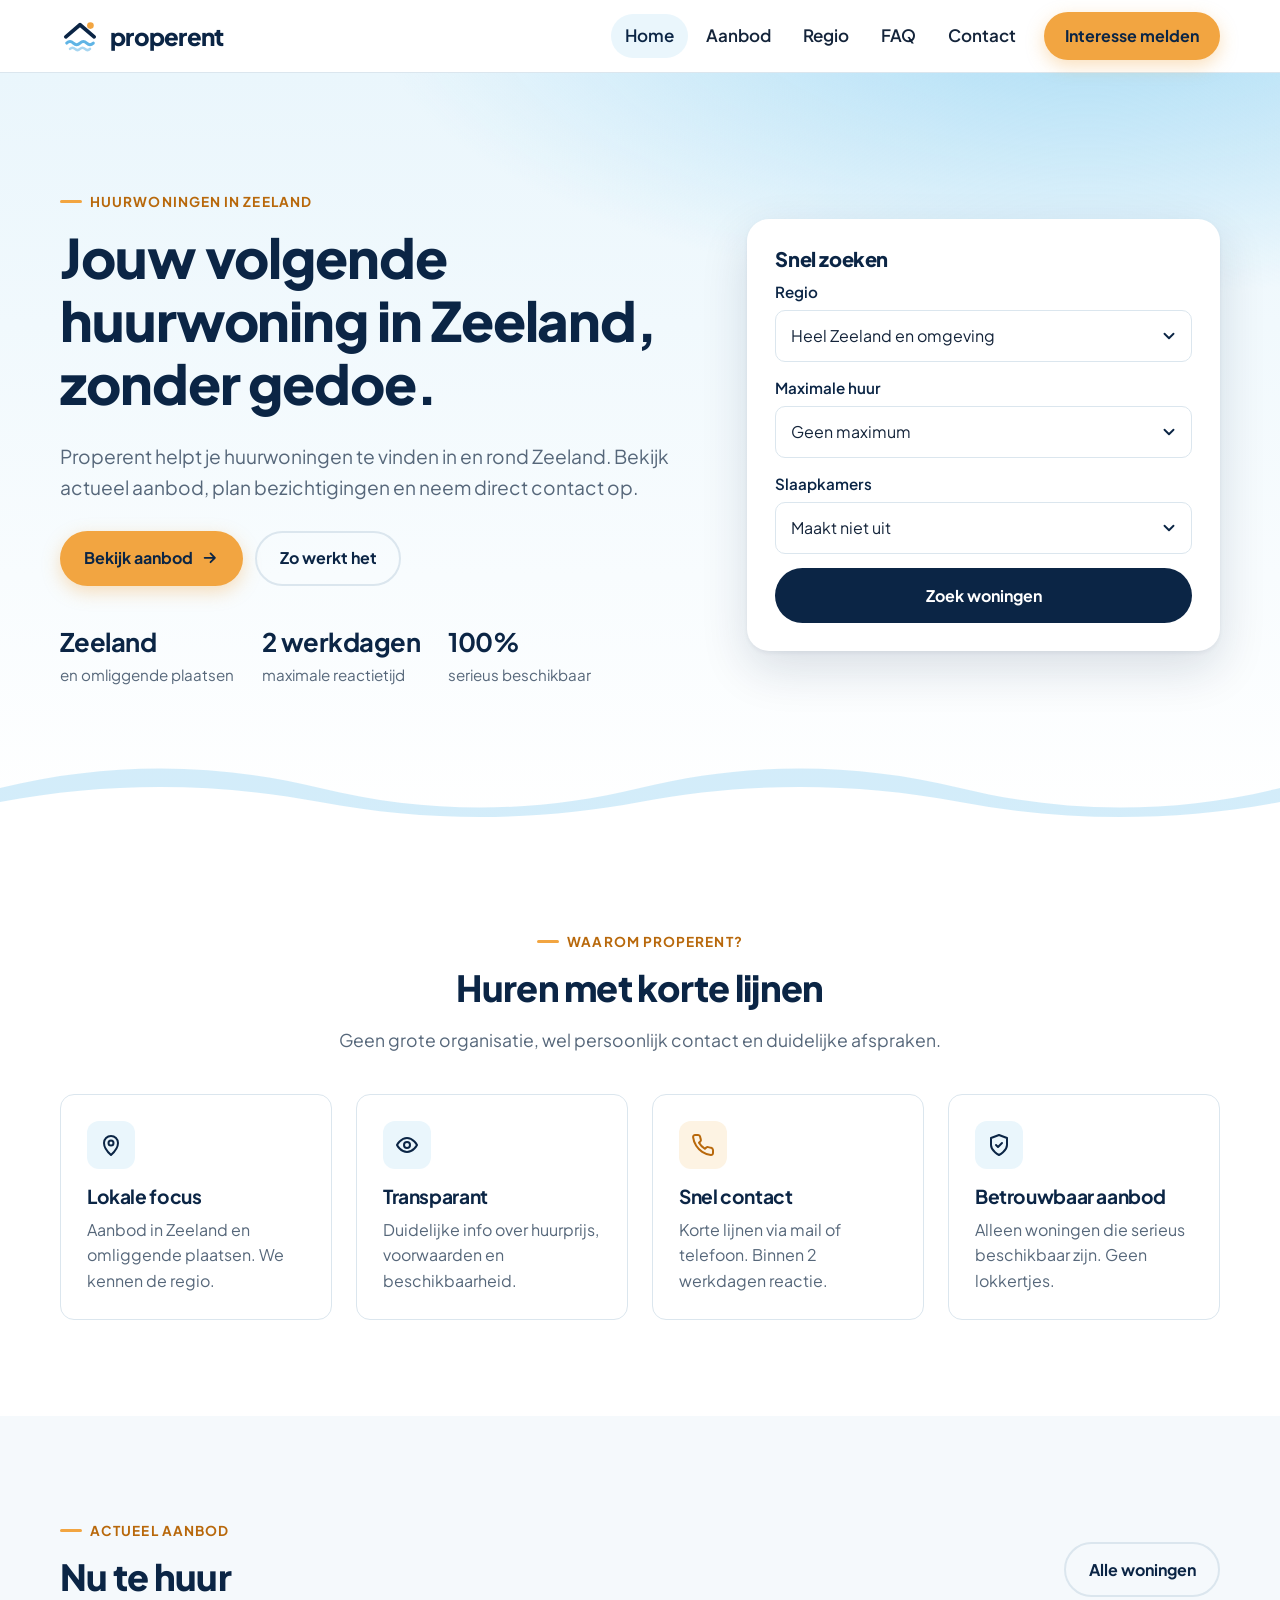
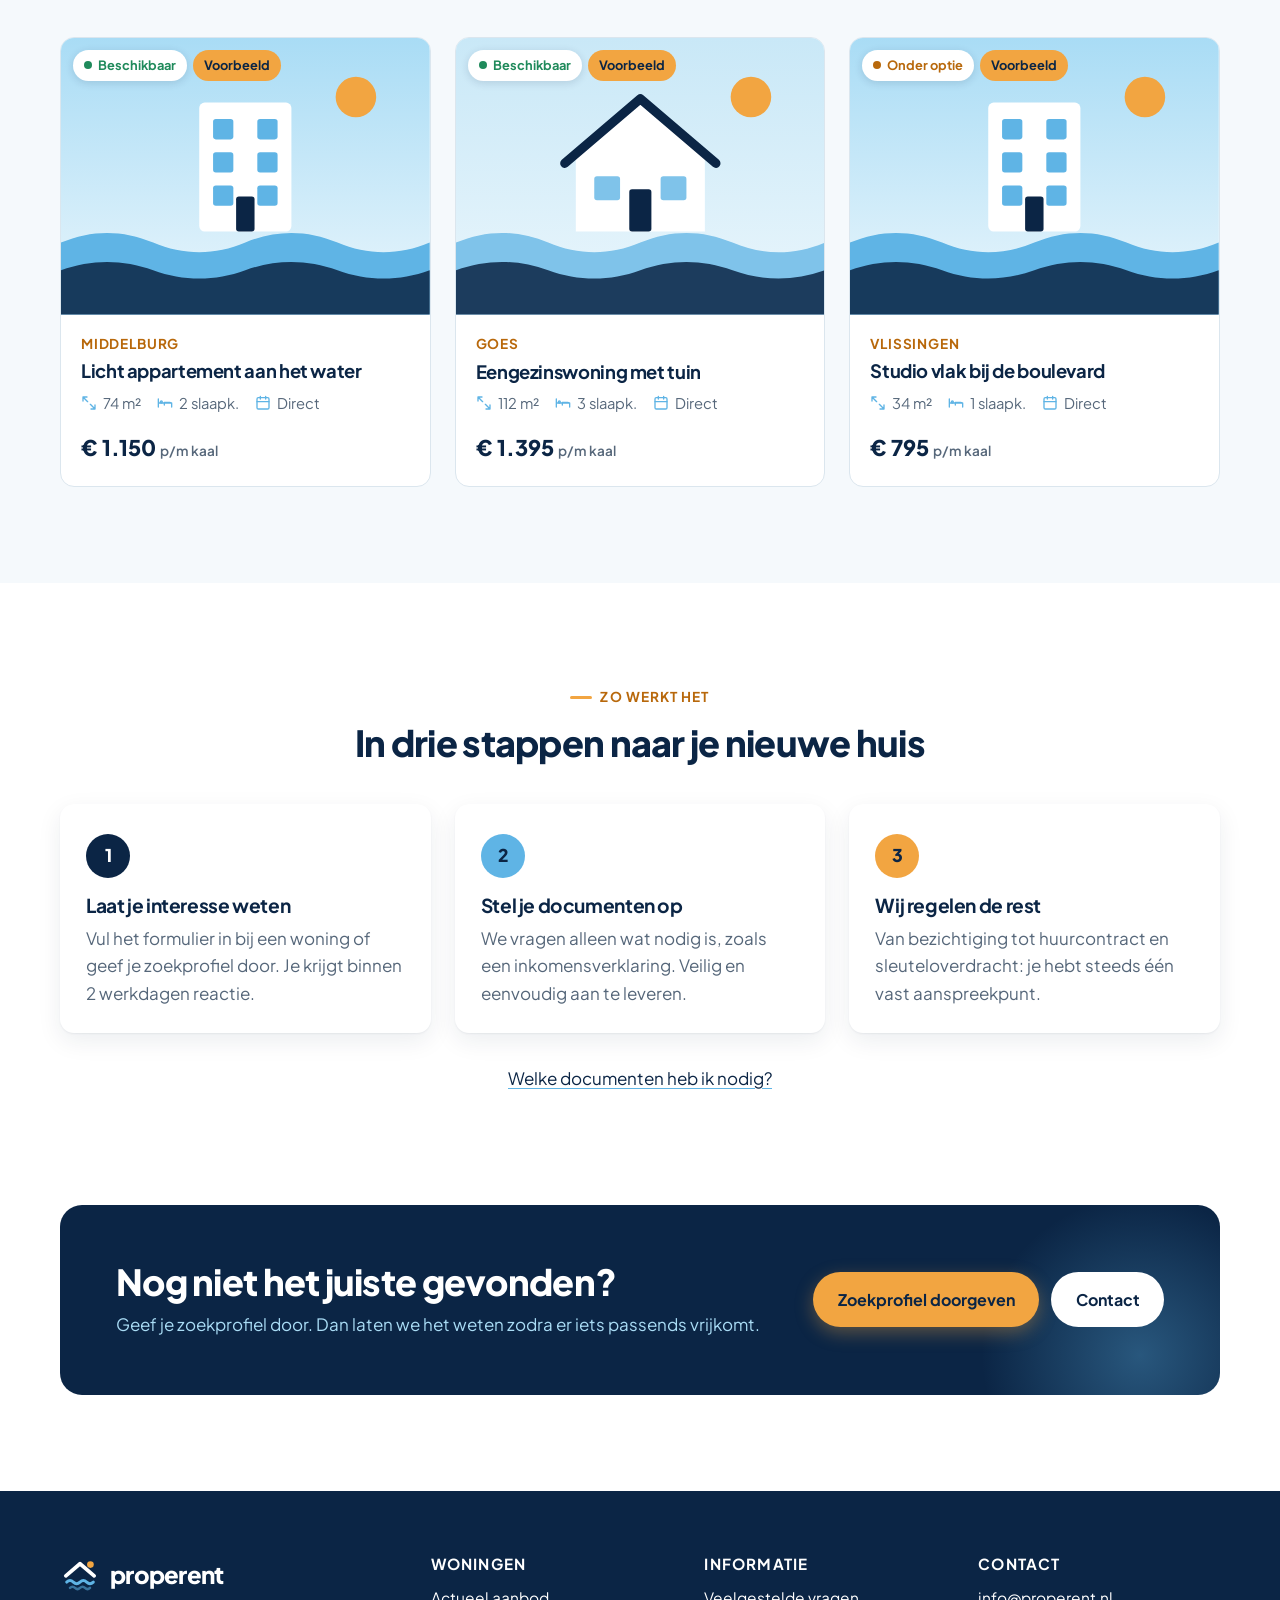
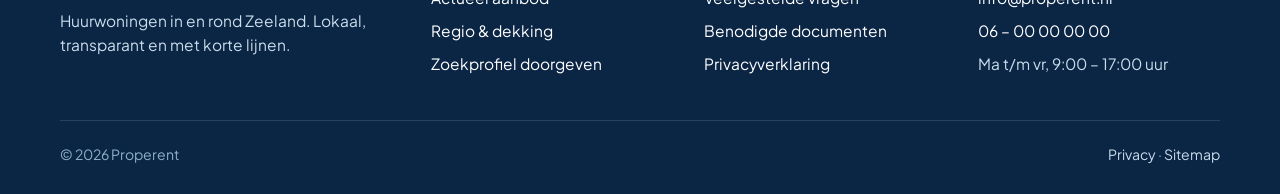
<file: index.html>
<!doctype html>
<html lang="nl">
<head>
  <meta charset="utf-8">
  <meta name="viewport" content="width=device-width, initial-scale=1">
  <title>Properent – Huurwoningen in en rond Zeeland</title>
  <meta name="description" content="Properent helpt je huurwoningen te vinden in en rond Zeeland. Bekijk actueel aanbod, plan bezichtigingen en neem direct contact op.">
  <link rel="canonical" href="https://www.properent.nl/">
  <meta property="og:type" content="website">
  <meta property="og:title" content="Properent – Huurwoningen in en rond Zeeland">
  <meta property="og:description" content="Bekijk actueel huuraanbod in Zeeland, plan bezichtigingen en neem direct contact op.">
  <meta property="og:image" content="https://www.properent.nl/assets/img/og-image.png">
  <meta name="theme-color" content="#0b2545">
  <link rel="icon" href="assets/img/favicon.svg" type="image/svg+xml">
  <link rel="manifest" href="site.webmanifest">
  <link rel="preconnect" href="https://fonts.googleapis.com">
  <link rel="preconnect" href="https://fonts.gstatic.com" crossorigin>
  <link href="https://fonts.googleapis.com/css2?family=Plus+Jakarta+Sans:wght@400;500;600;700;800&display=swap" rel="stylesheet">
  <link rel="stylesheet" href="assets/css/style.css">
  <script type="application/ld+json">
  {
    "@context": "https://schema.org",
    "@type": "RealEstateAgent",
    "name": "Properent",
    "url": "https://www.properent.nl/",
    "logo": "https://www.properent.nl/assets/img/logo.svg",
    "email": "info@properent.nl",
    "areaServed": ["Zeeland", "West-Brabant", "Goeree-Overflakkee"],
    "description": "Huurwoningen in en rond Zeeland."
  }
  </script>
</head>
<body>
<!-- HEADER -->
<a class="skip-link" href="#main">Naar inhoud</a>
<header class="site-header">
  <div class="wrap">
    <a class="brand" href="index.html" aria-label="Properent – naar de homepage">
      <svg viewBox="0 0 48 48" aria-hidden="true"><circle cx="36.5" cy="11.5" r="4" fill="#F2A541"/><path d="M7 25 24 10.5 41 25" fill="none" stroke="#0B2545" stroke-width="4.5" stroke-linecap="round" stroke-linejoin="round"/><path d="M8 32.5c2.7-2.6 5.3-2.6 8 0s5.3 2.6 8 0 5.3-2.6 8 0 5.3 2.6 8 0" fill="none" stroke="#5FB4E5" stroke-width="3.5" stroke-linecap="round"/><path d="M12 39.5c2-1.9 4-1.9 6 0s4 1.9 6 0 4-1.9 6 0 4 1.9 6 0" fill="none" stroke="#5FB4E5" stroke-width="3" stroke-linecap="round" opacity=".55"/></svg>
      <span>properent</span>
    </a>
    <button class="nav-toggle" type="button" aria-controls="nav" aria-expanded="false" aria-label="Menu">
      <svg viewBox="0 0 24 24" fill="none" stroke="currentColor" stroke-width="2.2" stroke-linecap="round"><path d="M4 7h16M4 12h16M4 17h16"/></svg>
    </button>
    <nav class="nav" id="nav" aria-label="Hoofdmenu">
      <a href="index.html" aria-current="page">Home</a>
      <a href="aanbod.html">Aanbod</a>
      <a href="regio.html">Regio</a>
      <a href="faq.html">FAQ</a>
      <a href="contact.html">Contact</a>
      <a class="btn btn-primary" href="contact.html?onderwerp=interesse">Interesse melden</a>
    </nav>
  </div>
</header>
<!-- /HEADER -->

<main id="main">
  <section class="hero">
    <div class="wrap">
      <div>
        <span class="eyebrow">Huurwoningen in Zeeland</span>
        <h1>Jouw volgende huurwoning in Zeeland, zonder gedoe.</h1>
        <p class="lead">Properent helpt je huurwoningen te vinden in en rond Zeeland. Bekijk actueel aanbod, plan bezichtigingen en neem direct contact op.</p>
        <div class="hero-actions">
          <a class="btn btn-primary" href="aanbod.html">Bekijk aanbod
            <svg viewBox="0 0 24 24" fill="none" stroke="currentColor" stroke-width="2.5" stroke-linecap="round" stroke-linejoin="round" aria-hidden="true"><path d="M5 12h14M13 6l6 6-6 6"/></svg>
          </a>
          <a class="btn btn-ghost" href="#zo-werkt-het">Zo werkt het</a>
        </div>
        <div class="hero-stats">
          <div><strong>Zeeland</strong>en omliggende plaatsen</div>
          <div><strong>2 werkdagen</strong>maximale reactietijd</div>
          <div><strong>100%</strong>serieus beschikbaar</div>
        </div>
      </div>

      <div class="hero-card">
        <h2>Snel zoeken</h2>
        <form class="quick-search" action="aanbod.html" method="get">
          <div class="field">
            <label for="q-regio">Regio</label>
            <select id="q-regio" name="regio">
              <option value="">Heel Zeeland en omgeving</option>
              <option>Walcheren</option>
              <option>Zuid-Beveland</option>
              <option>Noord-Beveland</option>
              <option>Schouwen-Duiveland</option>
              <option>Tholen</option>
              <option>Zeeuws-Vlaanderen</option>
              <option value="Omliggend">Omliggende plaatsen</option>
            </select>
          </div>
          <div class="field">
            <label for="q-huur">Maximale huur</label>
            <select id="q-huur" name="maxhuur">
              <option value="">Geen maximum</option>
              <option value="800">€ 800</option>
              <option value="1000">€ 1.000</option>
              <option value="1200">€ 1.200</option>
              <option value="1500">€ 1.500</option>
              <option value="2000">€ 2.000</option>
            </select>
          </div>
          <div class="field">
            <label for="q-slk">Slaapkamers</label>
            <select id="q-slk" name="slaapkamers">
              <option value="">Maakt niet uit</option>
              <option value="1">1+</option>
              <option value="2">2+</option>
              <option value="3">3+</option>
            </select>
          </div>
          <button class="btn btn-dark btn-block" type="submit">Zoek woningen</button>
        </form>
      </div>
    </div>
    <svg class="hero-waves" viewBox="0 0 1440 90" preserveAspectRatio="none" aria-hidden="true">
      <path d="M0 50c120-26 240-26 360 0s240 26 360 0 240-26 360 0 240 26 360 0v40H0z" fill="#a9dcf5" opacity=".5"/>
      <path d="M0 64c120-20 240-20 360 0s240 20 360 0 240-20 360 0 240 20 360 0v26H0z" fill="#fff"/>
    </svg>
  </section>

  <section class="section" aria-labelledby="waarom">
    <div class="wrap">
      <div class="section-head center">
        <span class="eyebrow">Waarom Properent?</span>
        <h2 id="waarom">Huren met korte lijnen</h2>
        <p>Geen grote organisatie, wel persoonlijk contact en duidelijke afspraken.</p>
      </div>
      <div class="grid grid-4">
        <article class="usp">
          <div class="icon-badge"><svg viewBox="0 0 24 24" fill="none" stroke="currentColor" stroke-width="2" stroke-linecap="round" stroke-linejoin="round"><path d="M12 22s7-6.2 7-12a7 7 0 1 0-14 0c0 5.8 7 12 7 12Z"/><circle cx="12" cy="10" r="2.5"/></svg></div>
          <h3>Lokale focus</h3>
          <p>Aanbod in Zeeland en omliggende plaatsen. We kennen de regio.</p>
        </article>
        <article class="usp">
          <div class="icon-badge"><svg viewBox="0 0 24 24" fill="none" stroke="currentColor" stroke-width="2" stroke-linecap="round" stroke-linejoin="round"><path d="M2 12s3.6-7 10-7 10 7 10 7-3.6 7-10 7S2 12 2 12Z"/><circle cx="12" cy="12" r="3"/></svg></div>
          <h3>Transparant</h3>
          <p>Duidelijke info over huurprijs, voorwaarden en beschikbaarheid.</p>
        </article>
        <article class="usp">
          <div class="icon-badge sand"><svg viewBox="0 0 24 24" fill="none" stroke="currentColor" stroke-width="2" stroke-linecap="round" stroke-linejoin="round"><path d="M22 16.9v3a2 2 0 0 1-2.2 2 19.8 19.8 0 0 1-8.6-3.1 19.5 19.5 0 0 1-6-6A19.8 19.8 0 0 1 2.1 4.2 2 2 0 0 1 4.1 2h3a2 2 0 0 1 2 1.7c.1.9.4 1.8.7 2.7a2 2 0 0 1-.5 2.1L8 9.8a16 16 0 0 0 6 6l1.3-1.3a2 2 0 0 1 2.1-.4c.9.3 1.8.6 2.7.7a2 2 0 0 1 1.7 2Z"/></svg></div>
          <h3>Snel contact</h3>
          <p>Korte lijnen via mail of telefoon. Binnen 2 werkdagen reactie.</p>
        </article>
        <article class="usp">
          <div class="icon-badge"><svg viewBox="0 0 24 24" fill="none" stroke="currentColor" stroke-width="2" stroke-linecap="round" stroke-linejoin="round"><path d="M12 22s8-4 8-10V5l-8-3-8 3v7c0 6 8 10 8 10Z"/><path d="m9 12 2 2 4-4"/></svg></div>
          <h3>Betrouwbaar aanbod</h3>
          <p>Alleen woningen die serieus beschikbaar zijn. Geen lokkertjes.</p>
        </article>
      </div>
    </div>
  </section>

  <section class="section section-alt" aria-labelledby="uitgelicht-titel">
    <div class="wrap">
      <div class="section-head" style="display:flex;justify-content:space-between;align-items:end;max-width:none;gap:20px;flex-wrap:wrap">
        <div>
          <span class="eyebrow">Actueel aanbod</span>
          <h2 id="uitgelicht-titel" class="mt-0" style="margin:0">Nu te huur</h2>
        </div>
        <a class="btn btn-ghost" href="aanbod.html">Alle woningen</a>
      </div>
      <div class="grid grid-3" id="uitgelicht"></div>
    </div>
  </section>

  <section class="section" id="zo-werkt-het" aria-labelledby="stappen">
    <div class="wrap">
      <div class="section-head center">
        <span class="eyebrow">Zo werkt het</span>
        <h2 id="stappen">In drie stappen naar je nieuwe huis</h2>
      </div>
      <ol class="steps">
        <li>
          <h3>Laat je interesse weten</h3>
          <p>Vul het formulier in bij een woning of geef je zoekprofiel door. Je krijgt binnen 2 werkdagen reactie.</p>
        </li>
        <li>
          <h3>Stel je documenten op</h3>
          <p>We vragen alleen wat nodig is, zoals een inkomensverklaring. Veilig en eenvoudig aan te leveren.</p>
        </li>
        <li>
          <h3>Wij regelen de rest</h3>
          <p>Van bezichtiging tot huurcontract en sleuteloverdracht: je hebt steeds één vast aanspreekpunt.</p>
        </li>
      </ol>
      <p class="center" style="margin-top:32px"><a href="faq.html#documenten">Welke documenten heb ik nodig?</a></p>
    </div>
  </section>

  <section class="section" style="padding-top:0">
    <div class="wrap">
      <div class="cta-band">
        <div>
          <h2>Nog niet het juiste gevonden?</h2>
          <p>Geef je zoekprofiel door. Dan laten we het weten zodra er iets passends vrijkomt.</p>
        </div>
        <div class="actions">
          <a class="btn btn-primary" href="contact.html?onderwerp=zoekprofiel">Zoekprofiel doorgeven</a>
          <a class="btn btn-light" href="contact.html">Contact</a>
        </div>
      </div>
    </div>
  </section>
</main>

<!-- FOOTER -->
<footer class="site-footer">
  <div class="wrap">
    <div class="footer-grid">
      <div>
        <a class="brand" href="index.html" aria-label="Properent – naar de homepage">
          <svg viewBox="0 0 48 48" width="36" height="36" aria-hidden="true"><circle cx="36.5" cy="11.5" r="4" fill="#F2A541"/><path d="M7 25 24 10.5 41 25" fill="none" stroke="#FFFFFF" stroke-width="4.5" stroke-linecap="round" stroke-linejoin="round"/><path d="M8 32.5c2.7-2.6 5.3-2.6 8 0s5.3 2.6 8 0 5.3-2.6 8 0 5.3 2.6 8 0" fill="none" stroke="#5FB4E5" stroke-width="3.5" stroke-linecap="round"/><path d="M12 39.5c2-1.9 4-1.9 6 0s4 1.9 6 0 4-1.9 6 0 4 1.9 6 0" fill="none" stroke="#5FB4E5" stroke-width="3" stroke-linecap="round" opacity=".55"/></svg>
          <span>properent</span>
        </a>
        <p>Huurwoningen in en rond Zeeland. Lokaal, transparant en met korte lijnen.</p>
      </div>
      <div>
        <h4>Woningen</h4>
        <ul>
          <li><a href="aanbod.html">Actueel aanbod</a></li>
          <li><a href="regio.html">Regio &amp; dekking</a></li>
          <li><a href="contact.html?onderwerp=zoekprofiel">Zoekprofiel doorgeven</a></li>
        </ul>
      </div>
      <div>
        <h4>Informatie</h4>
        <ul>
          <li><a href="faq.html">Veelgestelde vragen</a></li>
          <li><a href="faq.html#documenten">Benodigde documenten</a></li>
          <li><a href="privacy.html">Privacyverklaring</a></li>
        </ul>
      </div>
      <div>
        <h4>Contact</h4>
        <ul>
          <li data-contact-item><a data-contact="email" href="mailto:info@properent.nl">info@properent.nl</a></li>
          <li data-contact-item><a data-contact="telefoon" href="tel:+31600000000">06 – 00 00 00 00</a></li>
          <li data-contact-item><span data-contact="bereikbaar">Ma t/m vr, 9:00 – 17:00 uur</span></li>
        </ul>
      </div>
    </div>
    <div class="footer-bottom">
      <span>© <span data-year>2026</span> Properent<span data-contact-item> · <span data-contact="kvk"></span></span><span data-contact-item> · <span data-contact="adres"></span></span></span>
      <span><a href="privacy.html">Privacy</a> · <a href="sitemap.xml">Sitemap</a></span>
    </div>
  </div>
</footer>
<!-- /FOOTER -->
<script src="assets/js/config.js"></script>
<script src="data/woningen.js"></script>
<script src="assets/js/main.js"></script>
</body>
</html>
</file>
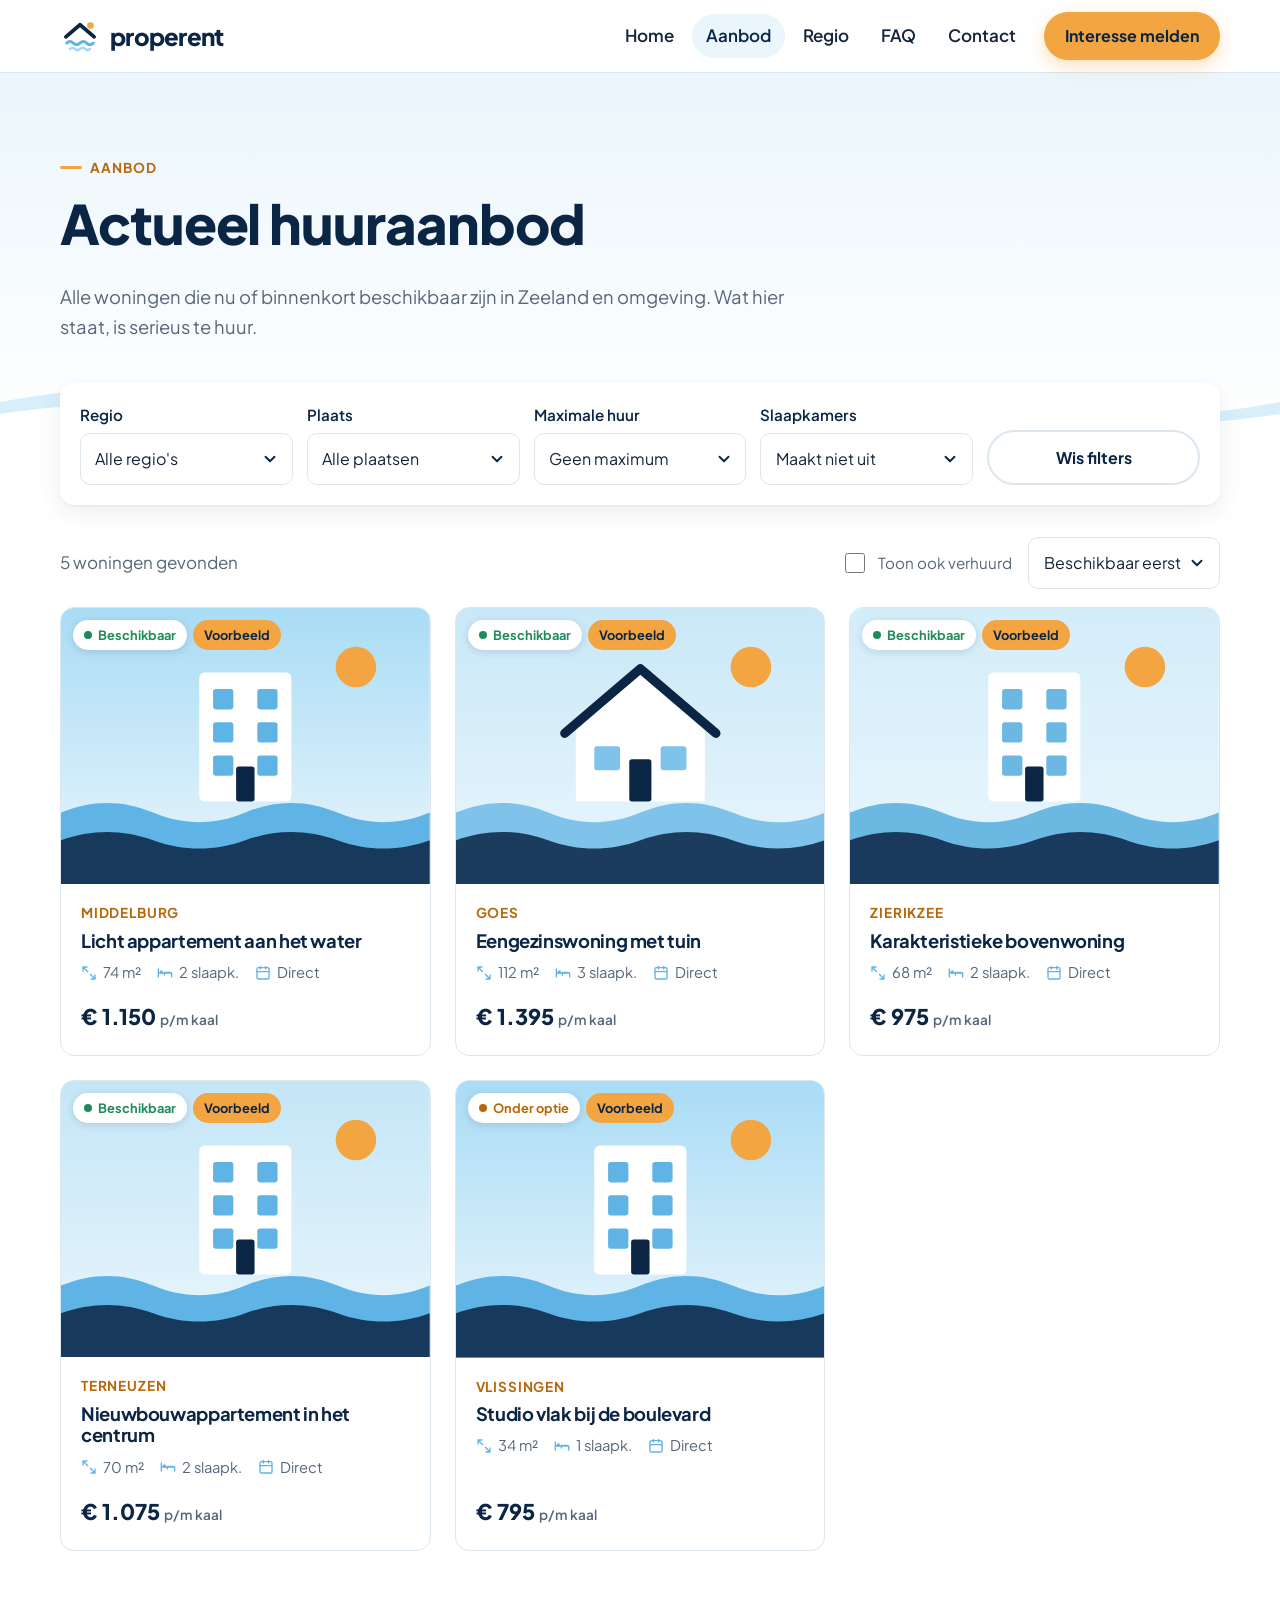
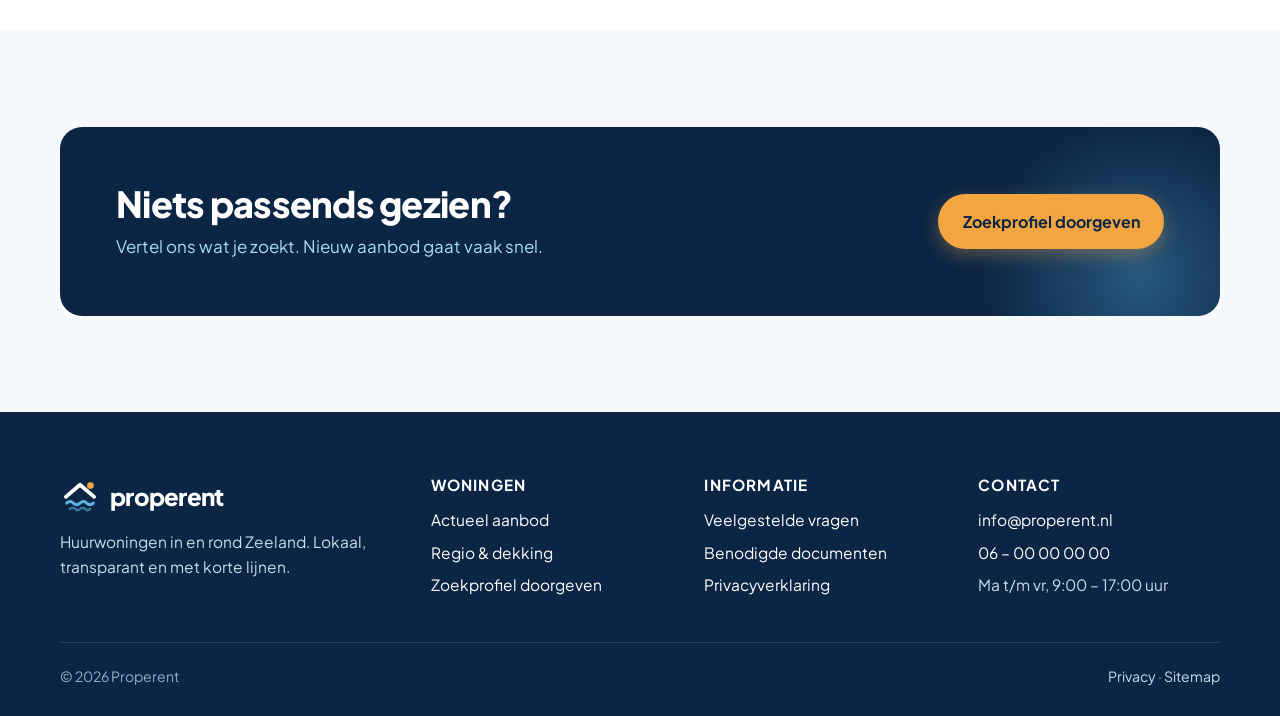
<file: aanbod.html>
<!doctype html>
<html lang="nl">
<head>
  <meta charset="utf-8">
  <meta name="viewport" content="width=device-width, initial-scale=1">
  <title>Huurwoningen in Zeeland – actueel aanbod | Properent</title>
  <meta name="description" content="Bekijk het actuele huuraanbod van Properent in Zeeland en omliggende plaatsen. Filter op plaats, huurprijs en slaapkamers.">
  <link rel="canonical" href="https://www.properent.nl/aanbod.html">
  <meta property="og:type" content="website">
  <meta property="og:title" content="Huurwoningen in Zeeland – actueel aanbod | Properent">
  <meta property="og:description" content="Bekijk het actuele huuraanbod van Properent in Zeeland en omliggende plaatsen. Filter op plaats, huurprijs en slaapkamers.">
  <meta property="og:image" content="https://www.properent.nl/assets/img/og-image.png">
  <meta name="theme-color" content="#0b2545">
  <link rel="icon" href="assets/img/favicon.svg" type="image/svg+xml">
  <link rel="manifest" href="site.webmanifest">
  <link rel="preconnect" href="https://fonts.googleapis.com">
  <link rel="preconnect" href="https://fonts.gstatic.com" crossorigin>
  <link href="https://fonts.googleapis.com/css2?family=Plus+Jakarta+Sans:wght@400;500;600;700;800&display=swap" rel="stylesheet">
  <link rel="stylesheet" href="assets/css/style.css">
</head>
<body>
<!-- HEADER -->
<a class="skip-link" href="#main">Naar inhoud</a>
<header class="site-header">
  <div class="wrap">
    <a class="brand" href="index.html" aria-label="Properent – naar de homepage">
      <svg viewBox="0 0 48 48" aria-hidden="true"><circle cx="36.5" cy="11.5" r="4" fill="#F2A541"/><path d="M7 25 24 10.5 41 25" fill="none" stroke="#0B2545" stroke-width="4.5" stroke-linecap="round" stroke-linejoin="round"/><path d="M8 32.5c2.7-2.6 5.3-2.6 8 0s5.3 2.6 8 0 5.3-2.6 8 0 5.3 2.6 8 0" fill="none" stroke="#5FB4E5" stroke-width="3.5" stroke-linecap="round"/><path d="M12 39.5c2-1.9 4-1.9 6 0s4 1.9 6 0 4-1.9 6 0 4 1.9 6 0" fill="none" stroke="#5FB4E5" stroke-width="3" stroke-linecap="round" opacity=".55"/></svg>
      <span>properent</span>
    </a>
    <button class="nav-toggle" type="button" aria-controls="nav" aria-expanded="false" aria-label="Menu">
      <svg viewBox="0 0 24 24" fill="none" stroke="currentColor" stroke-width="2.2" stroke-linecap="round"><path d="M4 7h16M4 12h16M4 17h16"/></svg>
    </button>
    <nav class="nav" id="nav" aria-label="Hoofdmenu">
      <a href="index.html">Home</a>
      <a href="aanbod.html" aria-current="page">Aanbod</a>
      <a href="regio.html">Regio</a>
      <a href="faq.html">FAQ</a>
      <a href="contact.html">Contact</a>
      <a class="btn btn-primary" href="contact.html?onderwerp=interesse">Interesse melden</a>
    </nav>
  </div>
</header>
<!-- /HEADER -->

<main id="main">
  <section class="page-head">
    <div class="wrap">
      <span class="eyebrow">Aanbod</span>
      <h1>Actueel huuraanbod</h1>
      <p>Alle woningen die nu of binnenkort beschikbaar zijn in Zeeland en omgeving. Wat hier staat, is serieus te huur.</p>
    </div>
    <svg class="hero-waves" viewBox="0 0 1440 60" preserveAspectRatio="none" aria-hidden="true"><path d="M0 30c120-20 240-20 360 0s240 20 360 0 240-20 360 0 240 20 360 0v30H0z" fill="#a9dcf5" opacity=".45"/><path d="M0 42c120-16 240-16 360 0s240 16 360 0 240-16 360 0 240 16 360 0v18H0z" fill="#fff"/></svg>
  </section>

  <section style="padding-bottom:80px">
    <div class="wrap">
      <form class="filters" id="filters" aria-label="Filter woningen">
        <div class="field">
          <label for="f-regio">Regio</label>
          <select id="f-regio" name="regio">
            <option value="">Alle regio's</option>
            <option>Walcheren</option>
            <option>Zuid-Beveland</option>
            <option>Noord-Beveland</option>
            <option>Schouwen-Duiveland</option>
            <option>Tholen</option>
            <option>Zeeuws-Vlaanderen</option>
            <option value="Omliggend">Omliggende plaatsen</option>
          </select>
        </div>
        <div class="field">
          <label for="f-plaats">Plaats</label>
          <select id="f-plaats" name="plaats">
            <option value="">Alle plaatsen</option>
          </select>
        </div>
        <div class="field">
          <label for="f-huur">Maximale huur</label>
          <select id="f-huur" name="maxhuur">
            <option value="">Geen maximum</option>
            <option value="800">€ 800</option>
            <option value="1000">€ 1.000</option>
            <option value="1200">€ 1.200</option>
            <option value="1500">€ 1.500</option>
            <option value="2000">€ 2.000</option>
          </select>
        </div>
        <div class="field">
          <label for="f-slk">Slaapkamers</label>
          <select id="f-slk" name="slaapkamers">
            <option value="">Maakt niet uit</option>
            <option value="1">1+</option>
            <option value="2">2+</option>
            <option value="3">3+</option>
          </select>
        </div>
        <button class="btn btn-ghost" type="reset">Wis filters</button>
      </form>

      <div class="results-bar">
        <span id="aantal" aria-live="polite"></span>
        <div style="display:flex;gap:16px;align-items:center;flex-wrap:wrap">
          <label class="check" style="align-items:center"><input type="checkbox" id="f-verhuurd"> Toon ook verhuurd</label>
          <label class="visually-hidden" for="sort">Sorteren</label>
          <select id="sort">
            <option value="">Beschikbaar eerst</option>
            <option value="prijs-op">Prijs oplopend</option>
            <option value="prijs-af">Prijs aflopend</option>
            <option value="opp">Grootste eerst</option>
          </select>
        </div>
      </div>

      <div class="grid grid-3" id="aanbod-lijst">
        <noscript><p>Zet JavaScript aan om het aanbod te bekijken, of <a href="contact.html">neem contact op</a>.</p></noscript>
      </div>
    </div>
  </section>

  <section class="section section-alt">
    <div class="wrap">
      <div class="cta-band">
        <div>
          <h2>Niets passends gezien?</h2>
          <p>Vertel ons wat je zoekt. Nieuw aanbod gaat vaak snel.</p>
        </div>
        <div class="actions">
          <a class="btn btn-primary" href="contact.html?onderwerp=zoekprofiel">Zoekprofiel doorgeven</a>
        </div>
      </div>
    </div>
  </section>
</main>

<!-- FOOTER -->
<footer class="site-footer">
  <div class="wrap">
    <div class="footer-grid">
      <div>
        <a class="brand" href="index.html" aria-label="Properent – naar de homepage">
          <svg viewBox="0 0 48 48" width="36" height="36" aria-hidden="true"><circle cx="36.5" cy="11.5" r="4" fill="#F2A541"/><path d="M7 25 24 10.5 41 25" fill="none" stroke="#FFFFFF" stroke-width="4.5" stroke-linecap="round" stroke-linejoin="round"/><path d="M8 32.5c2.7-2.6 5.3-2.6 8 0s5.3 2.6 8 0 5.3-2.6 8 0 5.3 2.6 8 0" fill="none" stroke="#5FB4E5" stroke-width="3.5" stroke-linecap="round"/><path d="M12 39.5c2-1.9 4-1.9 6 0s4 1.9 6 0 4-1.9 6 0 4 1.9 6 0" fill="none" stroke="#5FB4E5" stroke-width="3" stroke-linecap="round" opacity=".55"/></svg>
          <span>properent</span>
        </a>
        <p>Huurwoningen in en rond Zeeland. Lokaal, transparant en met korte lijnen.</p>
      </div>
      <div>
        <h4>Woningen</h4>
        <ul>
          <li><a href="aanbod.html">Actueel aanbod</a></li>
          <li><a href="regio.html">Regio &amp; dekking</a></li>
          <li><a href="contact.html?onderwerp=zoekprofiel">Zoekprofiel doorgeven</a></li>
        </ul>
      </div>
      <div>
        <h4>Informatie</h4>
        <ul>
          <li><a href="faq.html">Veelgestelde vragen</a></li>
          <li><a href="faq.html#documenten">Benodigde documenten</a></li>
          <li><a href="privacy.html">Privacyverklaring</a></li>
        </ul>
      </div>
      <div>
        <h4>Contact</h4>
        <ul>
          <li data-contact-item><a data-contact="email" href="mailto:info@properent.nl">info@properent.nl</a></li>
          <li data-contact-item><a data-contact="telefoon" href="tel:+31600000000">06 – 00 00 00 00</a></li>
          <li data-contact-item><span data-contact="bereikbaar">Ma t/m vr, 9:00 – 17:00 uur</span></li>
        </ul>
      </div>
    </div>
    <div class="footer-bottom">
      <span>© <span data-year>2026</span> Properent<span data-contact-item> · <span data-contact="kvk"></span></span><span data-contact-item> · <span data-contact="adres"></span></span></span>
      <span><a href="privacy.html">Privacy</a> · <a href="sitemap.xml">Sitemap</a></span>
    </div>
  </div>
</footer>
<!-- /FOOTER -->
<script src="assets/js/config.js"></script>
<script src="data/woningen.js"></script>
<script src="assets/js/main.js"></script>
</body>
</html>
</file>
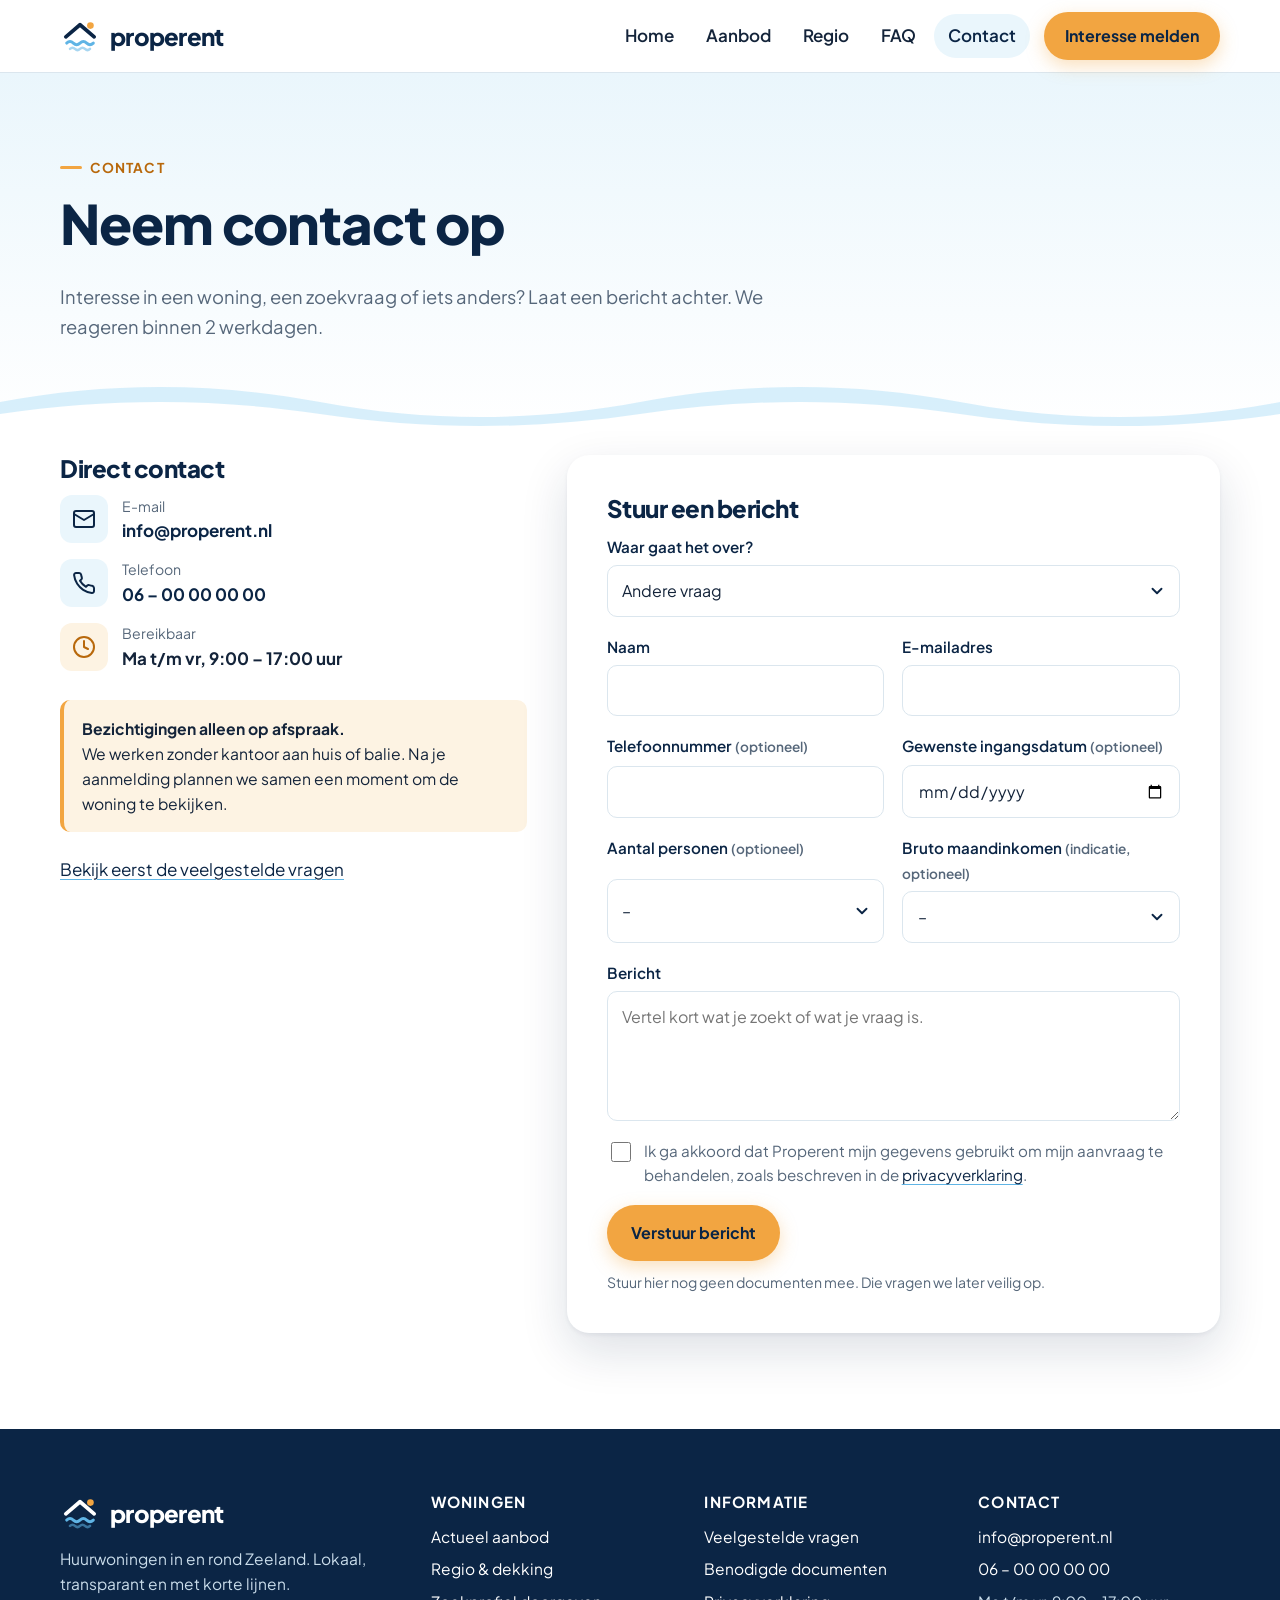
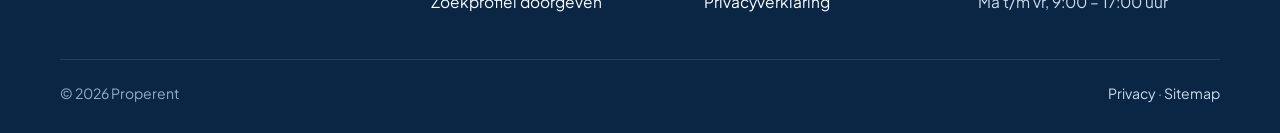
<file: contact.html>
<!doctype html>
<html lang="nl">
<head>
  <meta charset="utf-8">
  <meta name="viewport" content="width=device-width, initial-scale=1">
  <title>Contact – interesse melden of vraag stellen | Properent</title>
  <meta name="description" content="Neem contact op met Properent. Meld je interesse voor een huurwoning, geef je zoekprofiel door of stel je vraag. Reactie binnen 2 werkdagen.">
  <link rel="canonical" href="https://www.properent.nl/contact.html">
  <meta property="og:type" content="website">
  <meta property="og:title" content="Contact – interesse melden of vraag stellen | Properent">
  <meta property="og:description" content="Neem contact op met Properent. Meld je interesse voor een huurwoning, geef je zoekprofiel door of stel je vraag. Reactie binnen 2 werkdagen.">
  <meta property="og:image" content="https://www.properent.nl/assets/img/og-image.png">
  <meta name="theme-color" content="#0b2545">
  <link rel="icon" href="assets/img/favicon.svg" type="image/svg+xml">
  <link rel="manifest" href="site.webmanifest">
  <link rel="preconnect" href="https://fonts.googleapis.com">
  <link rel="preconnect" href="https://fonts.gstatic.com" crossorigin>
  <link href="https://fonts.googleapis.com/css2?family=Plus+Jakarta+Sans:wght@400;500;600;700;800&display=swap" rel="stylesheet">
  <link rel="stylesheet" href="assets/css/style.css">
</head>
<body>
<!-- HEADER -->
<a class="skip-link" href="#main">Naar inhoud</a>
<header class="site-header">
  <div class="wrap">
    <a class="brand" href="index.html" aria-label="Properent – naar de homepage">
      <svg viewBox="0 0 48 48" aria-hidden="true"><circle cx="36.5" cy="11.5" r="4" fill="#F2A541"/><path d="M7 25 24 10.5 41 25" fill="none" stroke="#0B2545" stroke-width="4.5" stroke-linecap="round" stroke-linejoin="round"/><path d="M8 32.5c2.7-2.6 5.3-2.6 8 0s5.3 2.6 8 0 5.3-2.6 8 0 5.3 2.6 8 0" fill="none" stroke="#5FB4E5" stroke-width="3.5" stroke-linecap="round"/><path d="M12 39.5c2-1.9 4-1.9 6 0s4 1.9 6 0 4-1.9 6 0 4 1.9 6 0" fill="none" stroke="#5FB4E5" stroke-width="3" stroke-linecap="round" opacity=".55"/></svg>
      <span>properent</span>
    </a>
    <button class="nav-toggle" type="button" aria-controls="nav" aria-expanded="false" aria-label="Menu">
      <svg viewBox="0 0 24 24" fill="none" stroke="currentColor" stroke-width="2.2" stroke-linecap="round"><path d="M4 7h16M4 12h16M4 17h16"/></svg>
    </button>
    <nav class="nav" id="nav" aria-label="Hoofdmenu">
      <a href="index.html">Home</a>
      <a href="aanbod.html">Aanbod</a>
      <a href="regio.html">Regio</a>
      <a href="faq.html">FAQ</a>
      <a href="contact.html" aria-current="page">Contact</a>
      <a class="btn btn-primary" href="contact.html?onderwerp=interesse">Interesse melden</a>
    </nav>
  </div>
</header>
<!-- /HEADER -->

<main id="main">
  <section class="page-head">
    <div class="wrap">
      <span class="eyebrow">Contact</span>
      <h1>Neem contact op</h1>
      <p>Interesse in een woning, een zoekvraag of iets anders? Laat een bericht achter. We reageren binnen 2 werkdagen.</p>
    </div>
    <svg class="hero-waves" viewBox="0 0 1440 60" preserveAspectRatio="none" aria-hidden="true"><path d="M0 30c120-20 240-20 360 0s240 20 360 0 240-20 360 0 240 20 360 0v30H0z" fill="#a9dcf5" opacity=".45"/><path d="M0 42c120-16 240-16 360 0s240 16 360 0 240-16 360 0 240 16 360 0v18H0z" fill="#fff"/></svg>
  </section>

  <section class="section" style="padding-top:24px">
    <div class="wrap contact-layout">
      <div>
        <h2 style="font-size:1.5rem">Direct contact</h2>
        <ul class="contact-list">
          <li data-contact-item>
            <span class="icon-badge"><svg viewBox="0 0 24 24" fill="none" stroke="currentColor" stroke-width="2" stroke-linecap="round" stroke-linejoin="round"><rect x="2" y="4" width="20" height="16" rx="2"/><path d="m22 7-10 6L2 7"/></svg></span>
            <span><small>E-mail</small><a data-contact="email" href="mailto:info@properent.nl">info@properent.nl</a></span>
          </li>
          <li data-contact-item>
            <span class="icon-badge"><svg viewBox="0 0 24 24" fill="none" stroke="currentColor" stroke-width="2" stroke-linecap="round" stroke-linejoin="round"><path d="M22 16.9v3a2 2 0 0 1-2.2 2 19.8 19.8 0 0 1-8.6-3.1 19.5 19.5 0 0 1-6-6A19.8 19.8 0 0 1 2.1 4.2 2 2 0 0 1 4.1 2h3a2 2 0 0 1 2 1.7c.1.9.4 1.8.7 2.7a2 2 0 0 1-.5 2.1L8 9.8a16 16 0 0 0 6 6l1.3-1.3a2 2 0 0 1 2.1-.4c.9.3 1.8.6 2.7.7a2 2 0 0 1 1.7 2Z"/></svg></span>
            <span><small>Telefoon</small><a data-contact="telefoon" href="tel:+31600000000">06 – 00 00 00 00</a></span>
          </li>
          <li data-contact-item>
            <span class="icon-badge"><svg viewBox="0 0 24 24" fill="none" stroke="currentColor" stroke-width="2" stroke-linecap="round" stroke-linejoin="round"><path d="M21 11.5a8.4 8.4 0 0 1-12.2 7.5L3 21l2-5.8A8.4 8.4 0 1 1 21 11.5Z"/></svg></span>
            <span><small>WhatsApp</small><a data-contact="whatsapp" href="#" rel="noopener">Stuur een bericht</a></span>
          </li>
          <li data-contact-item>
            <span class="icon-badge sand"><svg viewBox="0 0 24 24" fill="none" stroke="currentColor" stroke-width="2" stroke-linecap="round" stroke-linejoin="round"><circle cx="12" cy="12" r="10"/><path d="M12 6v6l4 2"/></svg></span>
            <span><small>Bereikbaar</small><strong data-contact="bereikbaar">Ma t/m vr, 9:00 – 17:00 uur</strong></span>
          </li>
        </ul>
        <div class="note">
          <strong>Bezichtigingen alleen op afspraak.</strong><br>
          We werken zonder kantoor aan huis of balie. Na je aanmelding plannen we samen een moment om de woning te bekijken.
        </div>
        <p style="margin-top:24px"><a href="faq.html">Bekijk eerst de veelgestelde vragen</a></p>
      </div>

      <div class="form-card">
        <h2 style="font-size:1.5rem">Stuur een bericht</h2>
        <form id="contact-form" novalidate>
          <div class="form-grid">
            <div class="field full">
              <label for="c-onderwerp">Waar gaat het over?</label>
              <select id="c-onderwerp" name="onderwerp" required>
                <option value="interesse">Interesse in een woning</option>
                <option value="zoekprofiel">Zoekprofiel doorgeven</option>
                <option value="verhuren">Ik wil mijn woning verhuren</option>
                <option value="huurder">Ik ben huurder (vraag of reparatie)</option>
                <option value="overig" selected>Andere vraag</option>
              </select>
            </div>
            <div class="field full" id="veld-woning">
              <label for="c-woning">Welke woning?</label>
              <select id="c-woning" name="woning">
                <option value="">Kies een woning</option>
              </select>
            </div>
            <div class="field">
              <label for="c-naam">Naam</label>
              <input id="c-naam" name="naam" autocomplete="name" required>
            </div>
            <div class="field">
              <label for="c-email">E-mailadres</label>
              <input id="c-email" name="email" type="email" autocomplete="email" required>
            </div>
            <div class="field">
              <label for="c-tel">Telefoonnummer <span class="hint">(optioneel)</span></label>
              <input id="c-tel" name="telefoon" type="tel" autocomplete="tel">
            </div>
            <div class="field">
              <label for="c-datum">Gewenste ingangsdatum <span class="hint">(optioneel)</span></label>
              <input id="c-datum" name="ingangsdatum" type="date">
            </div>
            <div class="field">
              <label for="c-personen">Aantal personen <span class="hint">(optioneel)</span></label>
              <select id="c-personen" name="personen">
                <option value="">–</option><option>1</option><option>2</option><option>3</option><option>4</option><option>5 of meer</option>
              </select>
            </div>
            <div class="field">
              <label for="c-inkomen">Bruto maandinkomen <span class="hint">(indicatie, optioneel)</span></label>
              <select id="c-inkomen" name="inkomen">
                <option value="">–</option>
                <option>Tot € 2.500</option><option>€ 2.500 – € 3.500</option><option>€ 3.500 – € 4.500</option><option>€ 4.500 – € 6.000</option><option>Meer dan € 6.000</option>
              </select>
            </div>
            <div class="field full">
              <label for="c-bericht">Bericht</label>
              <textarea id="c-bericht" name="bericht" placeholder="Vertel kort wat je zoekt of wat je vraag is." required></textarea>
            </div>
            <input class="hp" type="text" name="_gotcha" tabindex="-1" autocomplete="off" aria-hidden="true">
            <label class="check full">
              <input type="checkbox" name="toestemming" value="ja" required>
              <span>Ik ga akkoord dat Properent mijn gegevens gebruikt om mijn aanvraag te behandelen, zoals beschreven in de <a href="privacy.html">privacyverklaring</a>.</span>
            </label>
            <div class="full">
              <button class="btn btn-primary" type="submit">Verstuur bericht</button>
              <p class="hint muted" style="font-size:.88rem;margin:10px 0 0">Stuur hier nog geen documenten mee. Die vragen we later veilig op.</p>
            </div>
          </div>
          <div class="form-status" id="form-status" role="status" aria-live="polite"></div>
        </form>
      </div>
    </div>
  </section>
</main>

<!-- FOOTER -->
<footer class="site-footer">
  <div class="wrap">
    <div class="footer-grid">
      <div>
        <a class="brand" href="index.html" aria-label="Properent – naar de homepage">
          <svg viewBox="0 0 48 48" width="36" height="36" aria-hidden="true"><circle cx="36.5" cy="11.5" r="4" fill="#F2A541"/><path d="M7 25 24 10.5 41 25" fill="none" stroke="#FFFFFF" stroke-width="4.5" stroke-linecap="round" stroke-linejoin="round"/><path d="M8 32.5c2.7-2.6 5.3-2.6 8 0s5.3 2.6 8 0 5.3-2.6 8 0 5.3 2.6 8 0" fill="none" stroke="#5FB4E5" stroke-width="3.5" stroke-linecap="round"/><path d="M12 39.5c2-1.9 4-1.9 6 0s4 1.9 6 0 4-1.9 6 0 4 1.9 6 0" fill="none" stroke="#5FB4E5" stroke-width="3" stroke-linecap="round" opacity=".55"/></svg>
          <span>properent</span>
        </a>
        <p>Huurwoningen in en rond Zeeland. Lokaal, transparant en met korte lijnen.</p>
      </div>
      <div>
        <h4>Woningen</h4>
        <ul>
          <li><a href="aanbod.html">Actueel aanbod</a></li>
          <li><a href="regio.html">Regio &amp; dekking</a></li>
          <li><a href="contact.html?onderwerp=zoekprofiel">Zoekprofiel doorgeven</a></li>
        </ul>
      </div>
      <div>
        <h4>Informatie</h4>
        <ul>
          <li><a href="faq.html">Veelgestelde vragen</a></li>
          <li><a href="faq.html#documenten">Benodigde documenten</a></li>
          <li><a href="privacy.html">Privacyverklaring</a></li>
        </ul>
      </div>
      <div>
        <h4>Contact</h4>
        <ul>
          <li data-contact-item><a data-contact="email" href="mailto:info@properent.nl">info@properent.nl</a></li>
          <li data-contact-item><a data-contact="telefoon" href="tel:+31600000000">06 – 00 00 00 00</a></li>
          <li data-contact-item><span data-contact="bereikbaar">Ma t/m vr, 9:00 – 17:00 uur</span></li>
        </ul>
      </div>
    </div>
    <div class="footer-bottom">
      <span>© <span data-year>2026</span> Properent<span data-contact-item> · <span data-contact="kvk"></span></span><span data-contact-item> · <span data-contact="adres"></span></span></span>
      <span><a href="privacy.html">Privacy</a> · <a href="sitemap.xml">Sitemap</a></span>
    </div>
  </div>
</footer>
<!-- /FOOTER -->
<script src="assets/js/config.js"></script>
<script src="data/woningen.js"></script>
<script src="assets/js/main.js"></script>
</body>
</html>
</file>
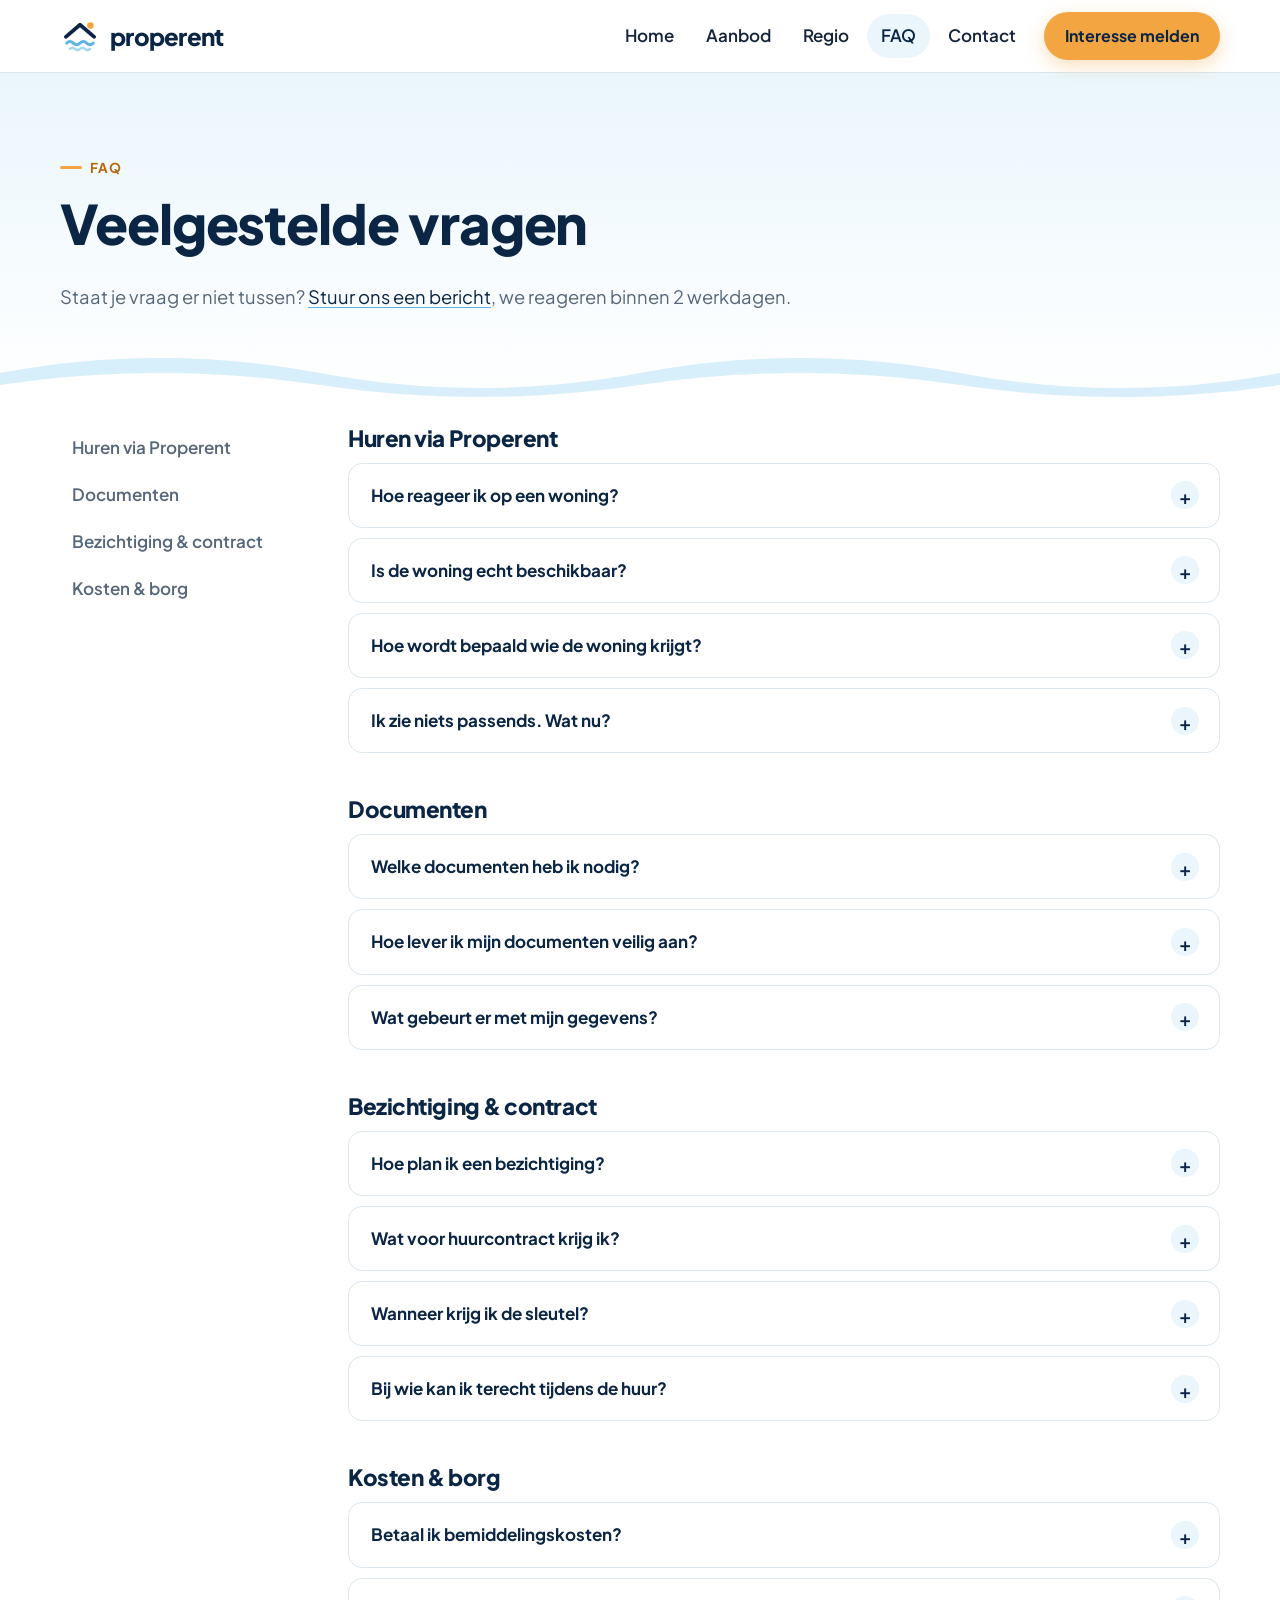
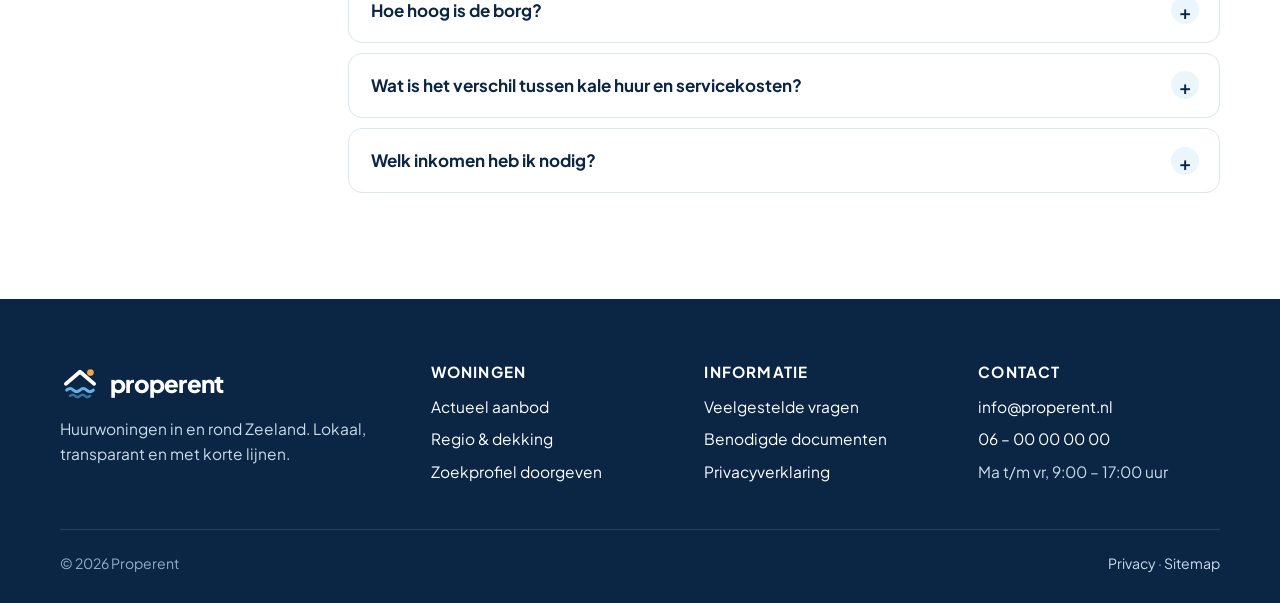
<file: faq.html>
<!doctype html>
<html lang="nl">
<head>
  <meta charset="utf-8">
  <meta name="viewport" content="width=device-width, initial-scale=1">
  <title>Veelgestelde vragen over huren | Properent</title>
  <meta name="description" content="Antwoorden op veelgestelde vragen over huren via Properent: documenten, bezichtigingen, borg, kosten en het huurcontract.">
  <link rel="canonical" href="https://www.properent.nl/faq.html">
  <meta property="og:type" content="website">
  <meta property="og:title" content="Veelgestelde vragen over huren | Properent">
  <meta property="og:description" content="Antwoorden op veelgestelde vragen over huren via Properent: documenten, bezichtigingen, borg, kosten en het huurcontract.">
  <meta property="og:image" content="https://www.properent.nl/assets/img/og-image.png">
  <meta name="theme-color" content="#0b2545">
  <link rel="icon" href="assets/img/favicon.svg" type="image/svg+xml">
  <link rel="manifest" href="site.webmanifest">
  <link rel="preconnect" href="https://fonts.googleapis.com">
  <link rel="preconnect" href="https://fonts.gstatic.com" crossorigin>
  <link href="https://fonts.googleapis.com/css2?family=Plus+Jakarta+Sans:wght@400;500;600;700;800&display=swap" rel="stylesheet">
  <link rel="stylesheet" href="assets/css/style.css">
</head>
<body>
<!-- HEADER -->
<a class="skip-link" href="#main">Naar inhoud</a>
<header class="site-header">
  <div class="wrap">
    <a class="brand" href="index.html" aria-label="Properent – naar de homepage">
      <svg viewBox="0 0 48 48" aria-hidden="true"><circle cx="36.5" cy="11.5" r="4" fill="#F2A541"/><path d="M7 25 24 10.5 41 25" fill="none" stroke="#0B2545" stroke-width="4.5" stroke-linecap="round" stroke-linejoin="round"/><path d="M8 32.5c2.7-2.6 5.3-2.6 8 0s5.3 2.6 8 0 5.3-2.6 8 0 5.3 2.6 8 0" fill="none" stroke="#5FB4E5" stroke-width="3.5" stroke-linecap="round"/><path d="M12 39.5c2-1.9 4-1.9 6 0s4 1.9 6 0 4-1.9 6 0 4 1.9 6 0" fill="none" stroke="#5FB4E5" stroke-width="3" stroke-linecap="round" opacity=".55"/></svg>
      <span>properent</span>
    </a>
    <button class="nav-toggle" type="button" aria-controls="nav" aria-expanded="false" aria-label="Menu">
      <svg viewBox="0 0 24 24" fill="none" stroke="currentColor" stroke-width="2.2" stroke-linecap="round"><path d="M4 7h16M4 12h16M4 17h16"/></svg>
    </button>
    <nav class="nav" id="nav" aria-label="Hoofdmenu">
      <a href="index.html">Home</a>
      <a href="aanbod.html">Aanbod</a>
      <a href="regio.html">Regio</a>
      <a href="faq.html" aria-current="page">FAQ</a>
      <a href="contact.html">Contact</a>
      <a class="btn btn-primary" href="contact.html?onderwerp=interesse">Interesse melden</a>
    </nav>
  </div>
</header>
<!-- /HEADER -->

<main id="main">
  <section class="page-head">
    <div class="wrap">
      <span class="eyebrow">FAQ</span>
      <h1>Veelgestelde vragen</h1>
      <p>Staat je vraag er niet tussen? <a href="contact.html">Stuur ons een bericht</a>, we reageren binnen 2 werkdagen.</p>
    </div>
    <svg class="hero-waves" viewBox="0 0 1440 60" preserveAspectRatio="none" aria-hidden="true"><path d="M0 30c120-20 240-20 360 0s240 20 360 0 240-20 360 0 240 20 360 0v30H0z" fill="#a9dcf5" opacity=".45"/><path d="M0 42c120-16 240-16 360 0s240 16 360 0 240-16 360 0 240 16 360 0v18H0z" fill="#fff"/></svg>
  </section>

  <section class="section" style="padding-top:24px">
    <div class="wrap faq-layout">
      <nav class="faq-nav" aria-label="Onderwerpen">
        <a href="#huren">Huren via Properent</a>
        <a href="#documenten">Documenten</a>
        <a href="#bezichtiging">Bezichtiging &amp; contract</a>
        <a href="#kosten">Kosten &amp; borg</a>
      </nav>
      <div>
        <div class="faq-group" id="huren">
          <h2>Huren via Properent</h2>
        <details class="faq"><summary>Hoe reageer ik op een woning?</summary><div class="answer"><p>Klik bij de woning op <strong>Ik heb interesse</strong> en vul het korte formulier in. Je krijgt binnen 2 werkdagen een reactie met de vervolgstappen.</p></div></details>
        <details class="faq"><summary>Is de woning echt beschikbaar?</summary><div class="answer"><p>Ja. We plaatsen alleen woningen die serieus te huur zijn. Staat een woning onder optie of is hij verhuurd, dan zie je dat direct bij de woning.</p></div></details>
        <details class="faq"><summary>Hoe wordt bepaald wie de woning krijgt?</summary><div class="answer"><p>We kijken of je voldoet aan de voorwaarden die bij de woning staan, zoals het inkomen en het aantal bewoners. Daarna hanteren we in principe de volgorde van aanmelden. We selecteren nooit op afkomst, geloof, geslacht of andere persoonlijke kenmerken die daar niets mee te maken hebben.</p></div></details>
        <details class="faq"><summary>Ik zie niets passends. Wat nu?</summary><div class="answer"><p>Geef je <a href="contact.html?onderwerp=zoekprofiel">zoekprofiel</a> door met je gewenste plaats, huurprijs en ingangsdatum. We laten het weten zodra er iets passends vrijkomt.</p></div></details>
        </div>

        <div class="faq-group" id="documenten">
          <h2>Documenten</h2>
        <details class="faq"><summary>Welke documenten heb ik nodig?</summary><div class="answer"><p>Meestal vragen we:</p><ul><li>Een kopie van je identiteitsbewijs (met afgeschermd BSN en pasfoto, bijvoorbeeld via de app KopieID van de Rijksoverheid)</li><li>Een werkgeversverklaring of arbeidscontract</li><li>Je drie meest recente loonstroken</li><li>Voor ondernemers: de laatste jaarcijfers of aangifte inkomstenbelasting</li></ul><p>We vragen nooit meer dan nodig is om de aanvraag te beoordelen.</p></div></details>
        <details class="faq"><summary>Hoe lever ik mijn documenten veilig aan?</summary><div class="answer"><p>Na je eerste contact ontvang je een persoonlijke link om je documenten veilig te uploaden. Stuur geen documenten via WhatsApp of sociale media.</p></div></details>
        <details class="faq"><summary>Wat gebeurt er met mijn gegevens?</summary><div class="answer"><p>We gebruiken je gegevens alleen om je aanvraag te behandelen. Word je geen huurder, dan verwijderen we je documenten binnen 4 weken. Lees meer in onze <a href="privacy.html">privacyverklaring</a>.</p></div></details>
        </div>

        <div class="faq-group" id="bezichtiging">
          <h2>Bezichtiging &amp; contract</h2>
        <details class="faq"><summary>Hoe plan ik een bezichtiging?</summary><div class="answer"><p>Meld je interesse via het formulier. Als je aan de voorwaarden voldoet, stellen we een paar momenten voor. Bezichtigingen zijn meestal op doordeweekse dagen, soms ook op zaterdag.</p></div></details>
        <details class="faq"><summary>Wat voor huurcontract krijg ik?</summary><div class="answer"><p>Je krijgt een schriftelijk huurcontract volgens de geldende wetgeving. In de meeste gevallen is dat een contract voor onbepaalde tijd. Alle afspraken over huurprijs, servicekosten en onderhoud staan er duidelijk in.</p></div></details>
        <details class="faq"><summary>Wanneer krijg ik de sleutel?</summary><div class="answer"><p>Op de afgesproken ingangsdatum, nadat het contract is getekend en de eerste huur en borg zijn betaald. Bij de sleuteloverdracht lopen we samen de woning door en leggen we de staat vast in een opleverrapport.</p></div></details>
        <details class="faq"><summary>Bij wie kan ik terecht tijdens de huur?</summary><div class="answer"><p>Je hebt één vast aanspreekpunt, bereikbaar via mail en telefoon. Reparatieverzoeken kun je gewoon doorgeven via het contactformulier.</p></div></details>
        </div>

        <div class="faq-group" id="kosten">
          <h2>Kosten &amp; borg</h2>
        <details class="faq"><summary>Betaal ik bemiddelingskosten?</summary><div class="answer"><p>Nee. Je betaalt geen bemiddelings- of contractkosten aan Properent.</p></div></details>
        <details class="faq"><summary>Hoe hoog is de borg?</summary><div class="answer"><p>De borg staat bij elke woning vermeld en is maximaal twee keer de kale huur. Je krijgt de borg terug na het einde van de huur, verminderd met eventuele openstaande kosten of schade.</p></div></details>
        <details class="faq"><summary>Wat is het verschil tussen kale huur en servicekosten?</summary><div class="answer"><p>De kale huur is de huur voor de woning zelf. Servicekosten zijn kosten voor extra's zoals schoonmaak van gemeenschappelijke ruimtes of een lift. Energie, water en internet regel en betaal je meestal zelf, tenzij anders vermeld.</p></div></details>
        <details class="faq"><summary>Welk inkomen heb ik nodig?</summary><div class="answer"><p>Meestal vragen we een bruto inkomen van ongeveer drie keer de kale huur. Een gezamenlijk inkomen telt ook mee. De exacte voorwaarden staan bij elke woning.</p></div></details>
        </div>
      </div>
    </div>
  </section>
</main>

<!-- FOOTER -->
<footer class="site-footer">
  <div class="wrap">
    <div class="footer-grid">
      <div>
        <a class="brand" href="index.html" aria-label="Properent – naar de homepage">
          <svg viewBox="0 0 48 48" width="36" height="36" aria-hidden="true"><circle cx="36.5" cy="11.5" r="4" fill="#F2A541"/><path d="M7 25 24 10.5 41 25" fill="none" stroke="#FFFFFF" stroke-width="4.5" stroke-linecap="round" stroke-linejoin="round"/><path d="M8 32.5c2.7-2.6 5.3-2.6 8 0s5.3 2.6 8 0 5.3-2.6 8 0 5.3 2.6 8 0" fill="none" stroke="#5FB4E5" stroke-width="3.5" stroke-linecap="round"/><path d="M12 39.5c2-1.9 4-1.9 6 0s4 1.9 6 0 4-1.9 6 0 4 1.9 6 0" fill="none" stroke="#5FB4E5" stroke-width="3" stroke-linecap="round" opacity=".55"/></svg>
          <span>properent</span>
        </a>
        <p>Huurwoningen in en rond Zeeland. Lokaal, transparant en met korte lijnen.</p>
      </div>
      <div>
        <h4>Woningen</h4>
        <ul>
          <li><a href="aanbod.html">Actueel aanbod</a></li>
          <li><a href="regio.html">Regio &amp; dekking</a></li>
          <li><a href="contact.html?onderwerp=zoekprofiel">Zoekprofiel doorgeven</a></li>
        </ul>
      </div>
      <div>
        <h4>Informatie</h4>
        <ul>
          <li><a href="faq.html">Veelgestelde vragen</a></li>
          <li><a href="faq.html#documenten">Benodigde documenten</a></li>
          <li><a href="privacy.html">Privacyverklaring</a></li>
        </ul>
      </div>
      <div>
        <h4>Contact</h4>
        <ul>
          <li data-contact-item><a data-contact="email" href="mailto:info@properent.nl">info@properent.nl</a></li>
          <li data-contact-item><a data-contact="telefoon" href="tel:+31600000000">06 – 00 00 00 00</a></li>
          <li data-contact-item><span data-contact="bereikbaar">Ma t/m vr, 9:00 – 17:00 uur</span></li>
        </ul>
      </div>
    </div>
    <div class="footer-bottom">
      <span>© <span data-year>2026</span> Properent<span data-contact-item> · <span data-contact="kvk"></span></span><span data-contact-item> · <span data-contact="adres"></span></span></span>
      <span><a href="privacy.html">Privacy</a> · <a href="sitemap.xml">Sitemap</a></span>
    </div>
  </div>
</footer>
<!-- /FOOTER -->
<script src="assets/js/config.js"></script>
<script src="data/woningen.js"></script>
<script src="assets/js/main.js"></script>
</body>
</html>
</file>
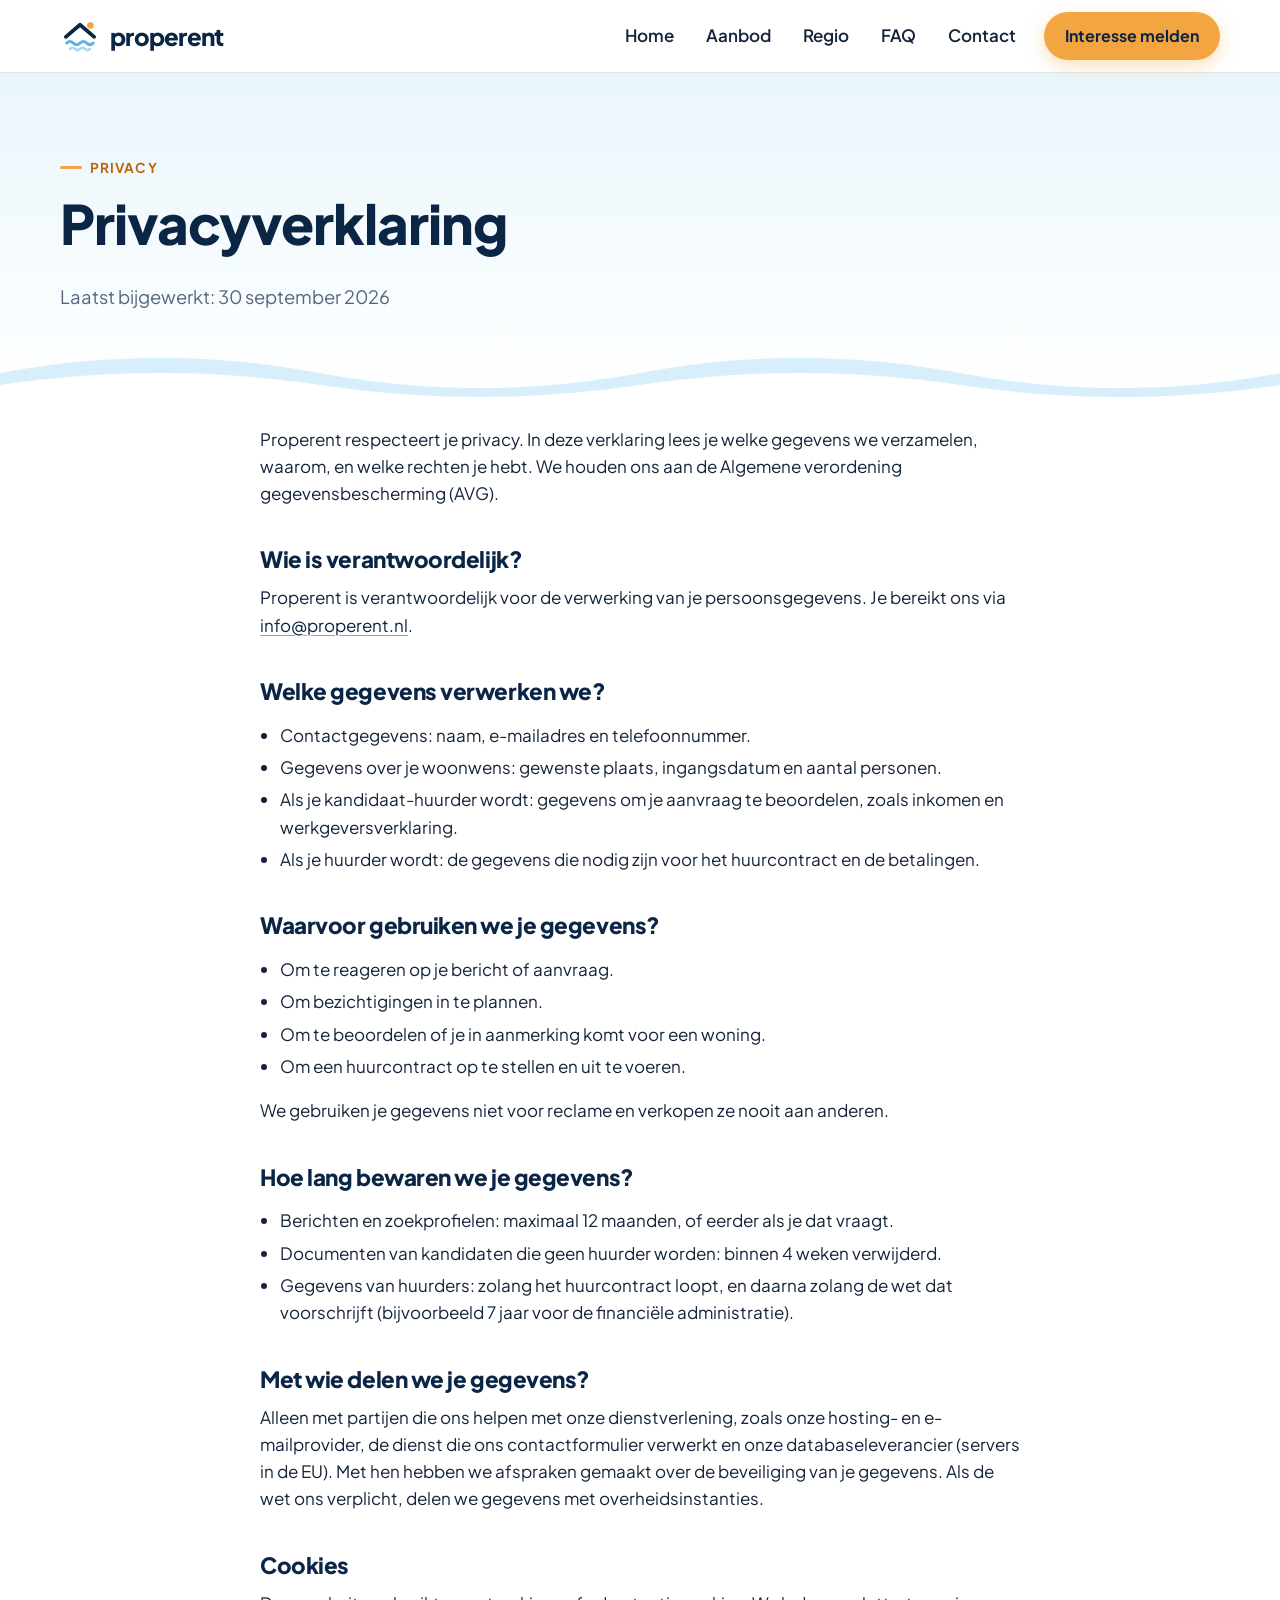
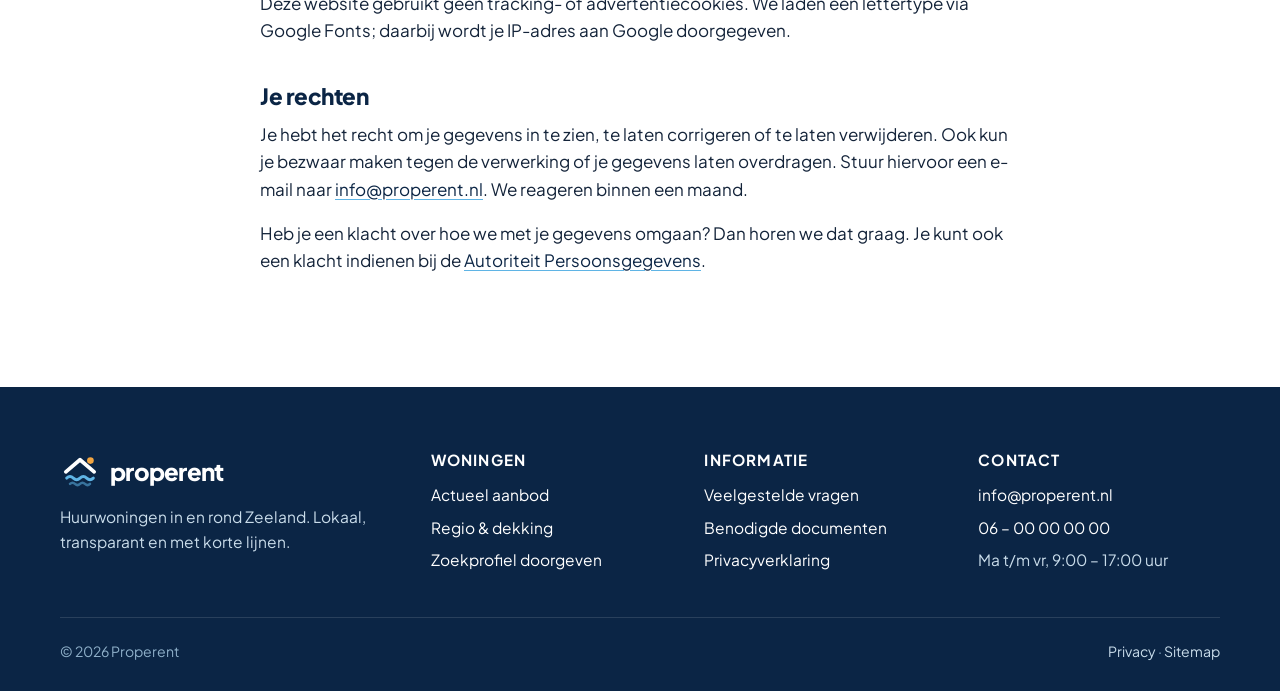
<file: privacy.html>
<!doctype html>
<html lang="nl">
<head>
  <meta charset="utf-8">
  <meta name="viewport" content="width=device-width, initial-scale=1">
  <title>Privacyverklaring | Properent</title>
  <meta name="description" content="Lees hoe Properent omgaat met je persoonsgegevens.">
  <link rel="canonical" href="https://www.properent.nl/privacy.html">
  <meta property="og:type" content="website">
  <meta property="og:title" content="Privacyverklaring | Properent">
  <meta property="og:description" content="Lees hoe Properent omgaat met je persoonsgegevens.">
  <meta property="og:image" content="https://www.properent.nl/assets/img/og-image.png">
  <meta name="theme-color" content="#0b2545">
  <link rel="icon" href="assets/img/favicon.svg" type="image/svg+xml">
  <link rel="manifest" href="site.webmanifest">
  <link rel="preconnect" href="https://fonts.googleapis.com">
  <link rel="preconnect" href="https://fonts.gstatic.com" crossorigin>
  <link href="https://fonts.googleapis.com/css2?family=Plus+Jakarta+Sans:wght@400;500;600;700;800&display=swap" rel="stylesheet">
  <link rel="stylesheet" href="assets/css/style.css">
</head>
<body>
<!-- HEADER -->
<a class="skip-link" href="#main">Naar inhoud</a>
<header class="site-header">
  <div class="wrap">
    <a class="brand" href="index.html" aria-label="Properent – naar de homepage">
      <svg viewBox="0 0 48 48" aria-hidden="true"><circle cx="36.5" cy="11.5" r="4" fill="#F2A541"/><path d="M7 25 24 10.5 41 25" fill="none" stroke="#0B2545" stroke-width="4.5" stroke-linecap="round" stroke-linejoin="round"/><path d="M8 32.5c2.7-2.6 5.3-2.6 8 0s5.3 2.6 8 0 5.3-2.6 8 0 5.3 2.6 8 0" fill="none" stroke="#5FB4E5" stroke-width="3.5" stroke-linecap="round"/><path d="M12 39.5c2-1.9 4-1.9 6 0s4 1.9 6 0 4-1.9 6 0 4 1.9 6 0" fill="none" stroke="#5FB4E5" stroke-width="3" stroke-linecap="round" opacity=".55"/></svg>
      <span>properent</span>
    </a>
    <button class="nav-toggle" type="button" aria-controls="nav" aria-expanded="false" aria-label="Menu">
      <svg viewBox="0 0 24 24" fill="none" stroke="currentColor" stroke-width="2.2" stroke-linecap="round"><path d="M4 7h16M4 12h16M4 17h16"/></svg>
    </button>
    <nav class="nav" id="nav" aria-label="Hoofdmenu">
      <a href="index.html">Home</a>
      <a href="aanbod.html">Aanbod</a>
      <a href="regio.html">Regio</a>
      <a href="faq.html">FAQ</a>
      <a href="contact.html">Contact</a>
      <a class="btn btn-primary" href="contact.html?onderwerp=interesse">Interesse melden</a>
    </nav>
  </div>
</header>
<!-- /HEADER -->

<main id="main">
  <section class="page-head">
    <div class="wrap">
      <span class="eyebrow">Privacy</span>
      <h1>Privacyverklaring</h1>
      <p>Laatst bijgewerkt: 30 september 2026</p>
    </div>
    <svg class="hero-waves" viewBox="0 0 1440 60" preserveAspectRatio="none" aria-hidden="true"><path d="M0 30c120-20 240-20 360 0s240 20 360 0 240-20 360 0 240 20 360 0v30H0z" fill="#a9dcf5" opacity=".45"/><path d="M0 42c120-16 240-16 360 0s240 16 360 0 240-16 360 0 240 16 360 0v18H0z" fill="#fff"/></svg>
  </section>
  <section class="section" style="padding-top:24px">
    <div class="wrap prose">
      <p>Properent respecteert je privacy. In deze verklaring lees je welke gegevens we verzamelen, waarom, en welke rechten je hebt. We houden ons aan de Algemene verordening gegevensbescherming (AVG).</p>

      <h2>Wie is verantwoordelijk?</h2>
      <p>Properent is verantwoordelijk voor de verwerking van je persoonsgegevens. Je bereikt ons via <a data-contact="email" href="mailto:info@properent.nl">info@properent.nl</a>.</p>

      <h2>Welke gegevens verwerken we?</h2>
      <ul>
        <li>Contactgegevens: naam, e-mailadres en telefoonnummer.</li>
        <li>Gegevens over je woonwens: gewenste plaats, ingangsdatum en aantal personen.</li>
        <li>Als je kandidaat-huurder wordt: gegevens om je aanvraag te beoordelen, zoals inkomen en werkgeversverklaring.</li>
        <li>Als je huurder wordt: de gegevens die nodig zijn voor het huurcontract en de betalingen.</li>
      </ul>

      <h2>Waarvoor gebruiken we je gegevens?</h2>
      <ul>
        <li>Om te reageren op je bericht of aanvraag.</li>
        <li>Om bezichtigingen in te plannen.</li>
        <li>Om te beoordelen of je in aanmerking komt voor een woning.</li>
        <li>Om een huurcontract op te stellen en uit te voeren.</li>
      </ul>
      <p>We gebruiken je gegevens niet voor reclame en verkopen ze nooit aan anderen.</p>

      <h2>Hoe lang bewaren we je gegevens?</h2>
      <ul>
        <li>Berichten en zoekprofielen: maximaal 12 maanden, of eerder als je dat vraagt.</li>
        <li>Documenten van kandidaten die geen huurder worden: binnen 4 weken verwijderd.</li>
        <li>Gegevens van huurders: zolang het huurcontract loopt, en daarna zolang de wet dat voorschrijft (bijvoorbeeld 7 jaar voor de financiële administratie).</li>
      </ul>

      <h2>Met wie delen we je gegevens?</h2>
      <p>Alleen met partijen die ons helpen met onze dienstverlening, zoals onze hosting- en e-mailprovider, de dienst die ons contactformulier verwerkt en onze databaseleverancier (servers in de EU). Met hen hebben we afspraken gemaakt over de beveiliging van je gegevens. Als de wet ons verplicht, delen we gegevens met overheidsinstanties.</p>

      <h2>Cookies</h2>
      <p>Deze website gebruikt geen tracking- of advertentiecookies. We laden een lettertype via Google Fonts; daarbij wordt je IP-adres aan Google doorgegeven.</p>

      <h2>Je rechten</h2>
      <p>Je hebt het recht om je gegevens in te zien, te laten corrigeren of te laten verwijderen. Ook kun je bezwaar maken tegen de verwerking of je gegevens laten overdragen. Stuur hiervoor een e-mail naar <a data-contact="email" href="mailto:info@properent.nl">info@properent.nl</a>. We reageren binnen een maand.</p>
      <p>Heb je een klacht over hoe we met je gegevens omgaan? Dan horen we dat graag. Je kunt ook een klacht indienen bij de <a href="https://autoriteitpersoonsgegevens.nl" rel="noopener">Autoriteit Persoonsgegevens</a>.</p>
    </div>
  </section>
</main>

<!-- FOOTER -->
<footer class="site-footer">
  <div class="wrap">
    <div class="footer-grid">
      <div>
        <a class="brand" href="index.html" aria-label="Properent – naar de homepage">
          <svg viewBox="0 0 48 48" width="36" height="36" aria-hidden="true"><circle cx="36.5" cy="11.5" r="4" fill="#F2A541"/><path d="M7 25 24 10.5 41 25" fill="none" stroke="#FFFFFF" stroke-width="4.5" stroke-linecap="round" stroke-linejoin="round"/><path d="M8 32.5c2.7-2.6 5.3-2.6 8 0s5.3 2.6 8 0 5.3-2.6 8 0 5.3 2.6 8 0" fill="none" stroke="#5FB4E5" stroke-width="3.5" stroke-linecap="round"/><path d="M12 39.5c2-1.9 4-1.9 6 0s4 1.9 6 0 4-1.9 6 0 4 1.9 6 0" fill="none" stroke="#5FB4E5" stroke-width="3" stroke-linecap="round" opacity=".55"/></svg>
          <span>properent</span>
        </a>
        <p>Huurwoningen in en rond Zeeland. Lokaal, transparant en met korte lijnen.</p>
      </div>
      <div>
        <h4>Woningen</h4>
        <ul>
          <li><a href="aanbod.html">Actueel aanbod</a></li>
          <li><a href="regio.html">Regio &amp; dekking</a></li>
          <li><a href="contact.html?onderwerp=zoekprofiel">Zoekprofiel doorgeven</a></li>
        </ul>
      </div>
      <div>
        <h4>Informatie</h4>
        <ul>
          <li><a href="faq.html">Veelgestelde vragen</a></li>
          <li><a href="faq.html#documenten">Benodigde documenten</a></li>
          <li><a href="privacy.html">Privacyverklaring</a></li>
        </ul>
      </div>
      <div>
        <h4>Contact</h4>
        <ul>
          <li data-contact-item><a data-contact="email" href="mailto:info@properent.nl">info@properent.nl</a></li>
          <li data-contact-item><a data-contact="telefoon" href="tel:+31600000000">06 – 00 00 00 00</a></li>
          <li data-contact-item><span data-contact="bereikbaar">Ma t/m vr, 9:00 – 17:00 uur</span></li>
        </ul>
      </div>
    </div>
    <div class="footer-bottom">
      <span>© <span data-year>2026</span> Properent<span data-contact-item> · <span data-contact="kvk"></span></span><span data-contact-item> · <span data-contact="adres"></span></span></span>
      <span><a href="privacy.html">Privacy</a> · <a href="sitemap.xml">Sitemap</a></span>
    </div>
  </div>
</footer>
<!-- /FOOTER -->
<script src="assets/js/config.js"></script>
<script src="data/woningen.js"></script>
<script src="assets/js/main.js"></script>
</body>
</html>
</file>
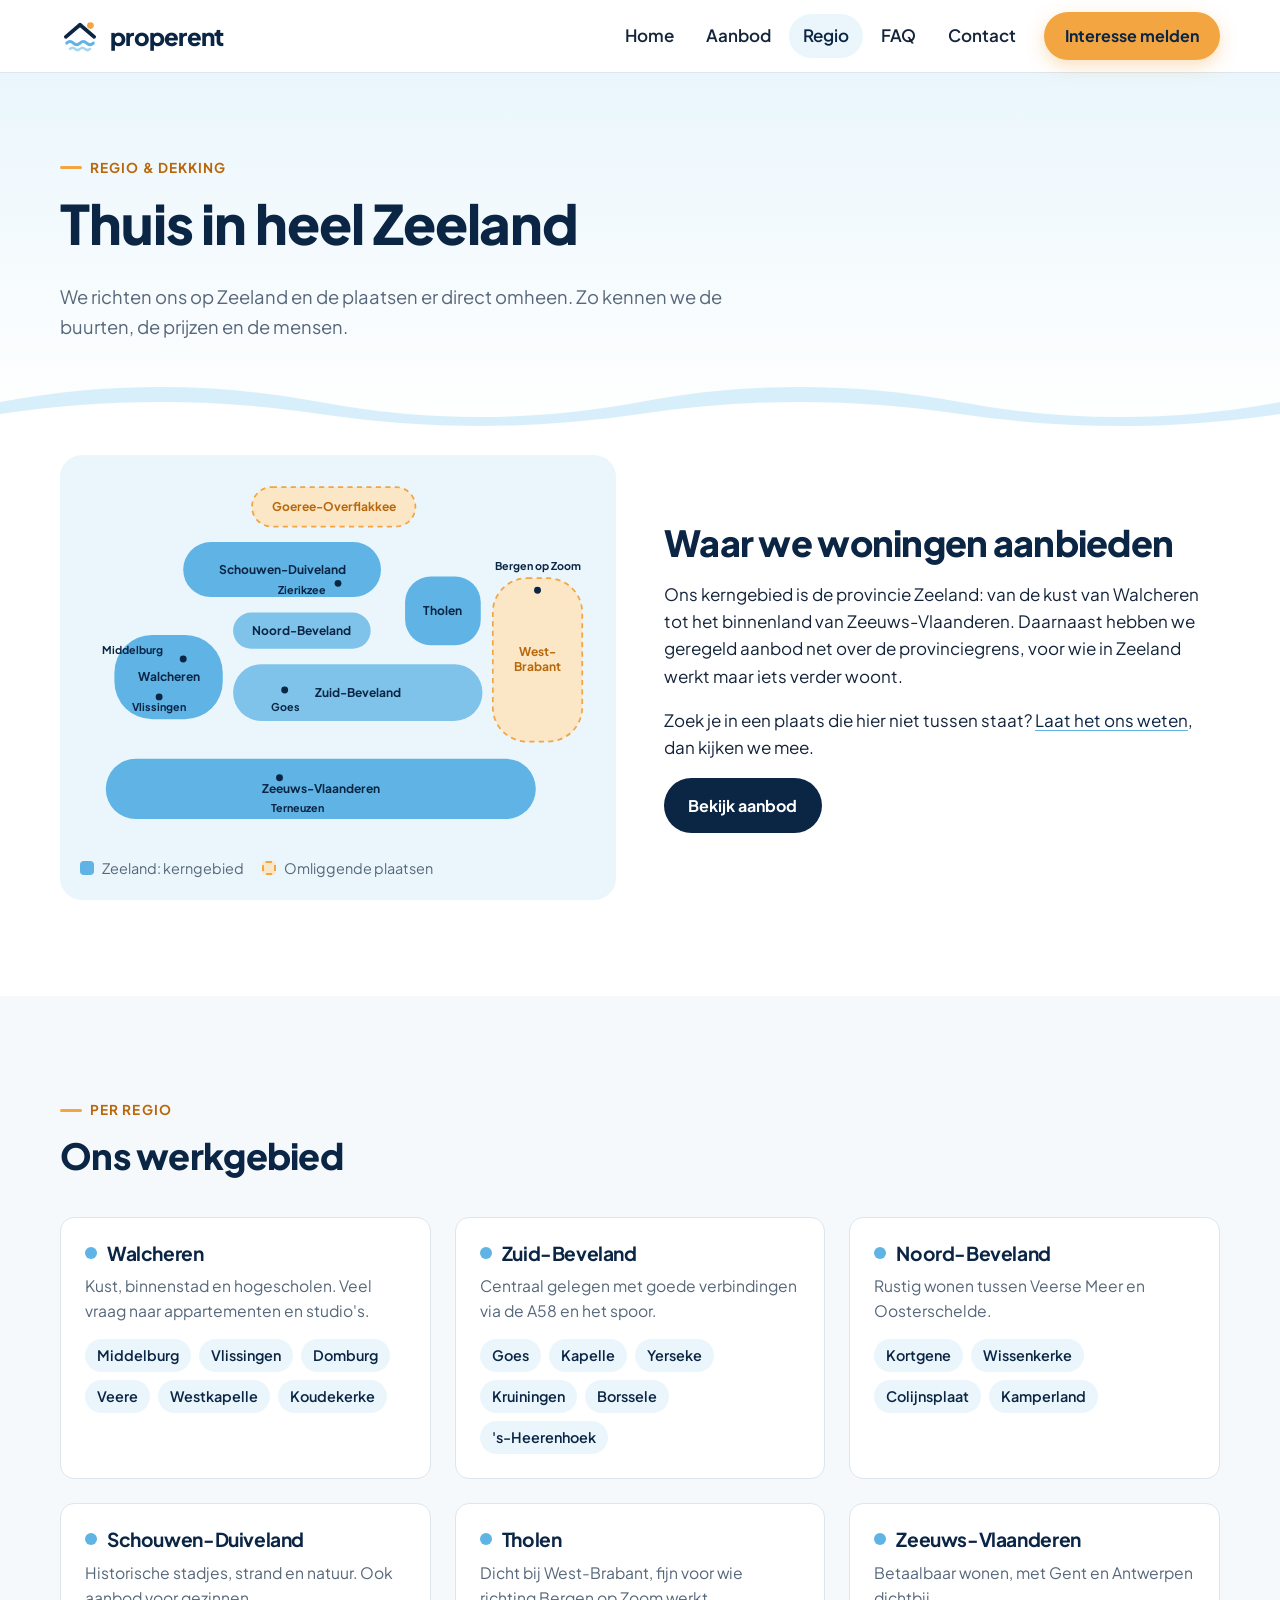
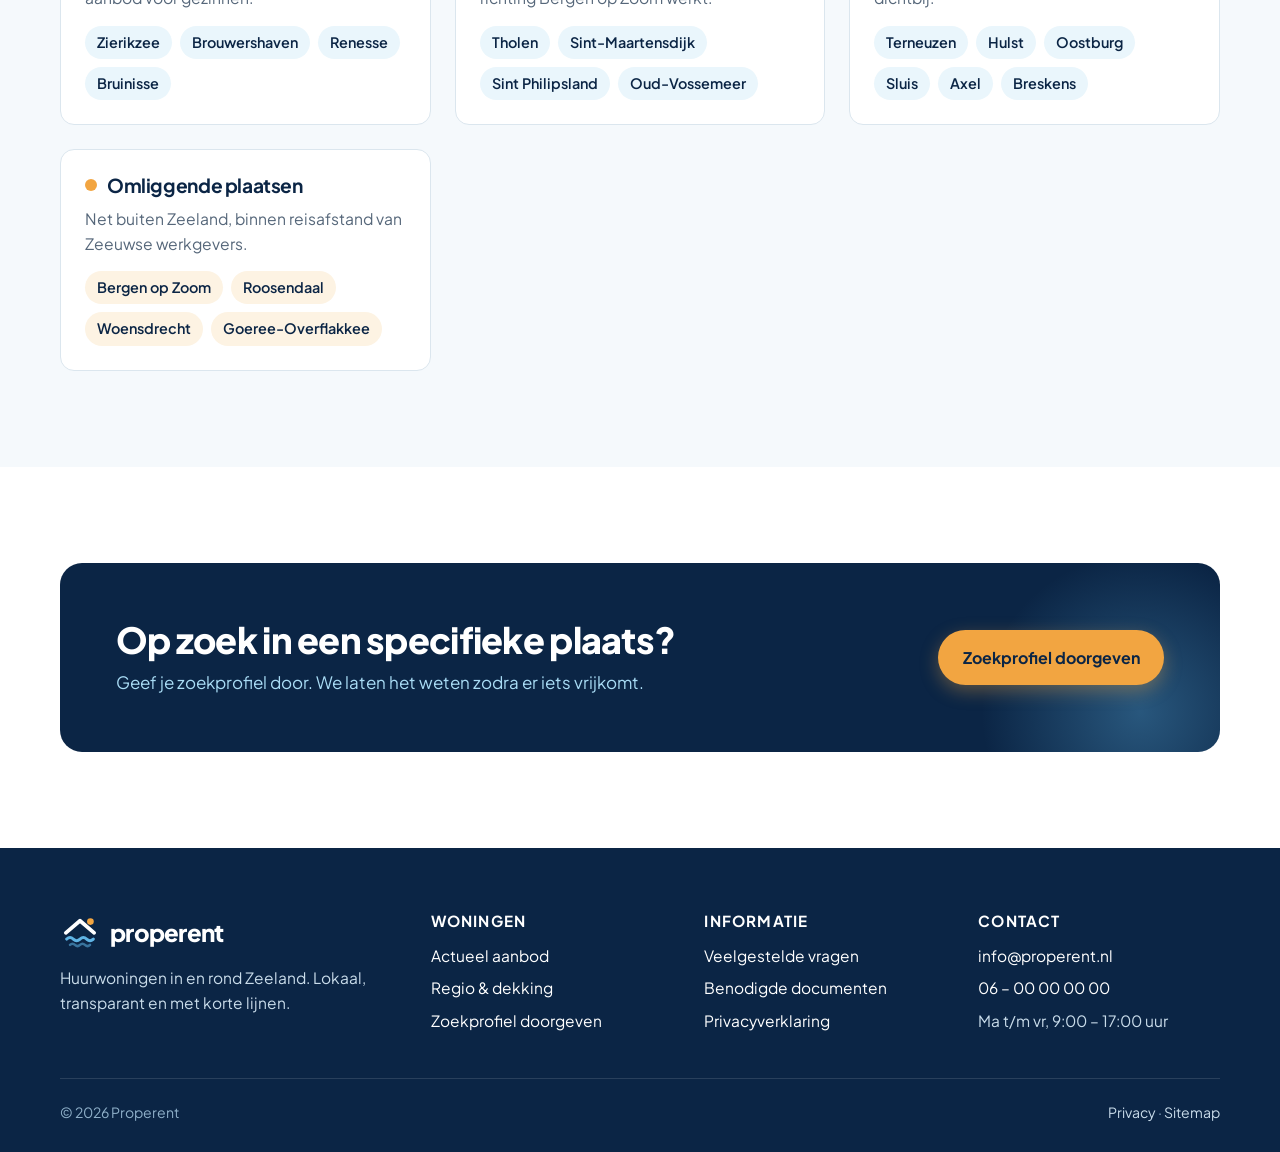
<file: regio.html>
<!doctype html>
<html lang="nl">
<head>
  <meta charset="utf-8">
  <meta name="viewport" content="width=device-width, initial-scale=1">
  <title>Regio en dekking – huurwoningen in heel Zeeland | Properent</title>
  <meta name="description" content="Properent heeft huurwoningen in heel Zeeland: Walcheren, de Bevelanden, Schouwen-Duiveland, Tholen en Zeeuws-Vlaanderen, plus omliggende plaatsen.">
  <link rel="canonical" href="https://www.properent.nl/regio.html">
  <meta property="og:type" content="website">
  <meta property="og:title" content="Regio en dekking – huurwoningen in heel Zeeland | Properent">
  <meta property="og:description" content="Properent heeft huurwoningen in heel Zeeland: Walcheren, de Bevelanden, Schouwen-Duiveland, Tholen en Zeeuws-Vlaanderen, plus omliggende plaatsen.">
  <meta property="og:image" content="https://www.properent.nl/assets/img/og-image.png">
  <meta name="theme-color" content="#0b2545">
  <link rel="icon" href="assets/img/favicon.svg" type="image/svg+xml">
  <link rel="manifest" href="site.webmanifest">
  <link rel="preconnect" href="https://fonts.googleapis.com">
  <link rel="preconnect" href="https://fonts.gstatic.com" crossorigin>
  <link href="https://fonts.googleapis.com/css2?family=Plus+Jakarta+Sans:wght@400;500;600;700;800&display=swap" rel="stylesheet">
  <link rel="stylesheet" href="assets/css/style.css">
</head>
<body>
<!-- HEADER -->
<a class="skip-link" href="#main">Naar inhoud</a>
<header class="site-header">
  <div class="wrap">
    <a class="brand" href="index.html" aria-label="Properent – naar de homepage">
      <svg viewBox="0 0 48 48" aria-hidden="true"><circle cx="36.5" cy="11.5" r="4" fill="#F2A541"/><path d="M7 25 24 10.5 41 25" fill="none" stroke="#0B2545" stroke-width="4.5" stroke-linecap="round" stroke-linejoin="round"/><path d="M8 32.5c2.7-2.6 5.3-2.6 8 0s5.3 2.6 8 0 5.3-2.6 8 0 5.3 2.6 8 0" fill="none" stroke="#5FB4E5" stroke-width="3.5" stroke-linecap="round"/><path d="M12 39.5c2-1.9 4-1.9 6 0s4 1.9 6 0 4-1.9 6 0 4 1.9 6 0" fill="none" stroke="#5FB4E5" stroke-width="3" stroke-linecap="round" opacity=".55"/></svg>
      <span>properent</span>
    </a>
    <button class="nav-toggle" type="button" aria-controls="nav" aria-expanded="false" aria-label="Menu">
      <svg viewBox="0 0 24 24" fill="none" stroke="currentColor" stroke-width="2.2" stroke-linecap="round"><path d="M4 7h16M4 12h16M4 17h16"/></svg>
    </button>
    <nav class="nav" id="nav" aria-label="Hoofdmenu">
      <a href="index.html">Home</a>
      <a href="aanbod.html">Aanbod</a>
      <a href="regio.html" aria-current="page">Regio</a>
      <a href="faq.html">FAQ</a>
      <a href="contact.html">Contact</a>
      <a class="btn btn-primary" href="contact.html?onderwerp=interesse">Interesse melden</a>
    </nav>
  </div>
</header>
<!-- /HEADER -->

<main id="main">
  <section class="page-head">
    <div class="wrap">
      <span class="eyebrow">Regio &amp; dekking</span>
      <h1>Thuis in heel Zeeland</h1>
      <p>We richten ons op Zeeland en de plaatsen er direct omheen. Zo kennen we de buurten, de prijzen en de mensen.</p>
    </div>
    <svg class="hero-waves" viewBox="0 0 1440 60" preserveAspectRatio="none" aria-hidden="true"><path d="M0 30c120-20 240-20 360 0s240 20 360 0 240-20 360 0 240 20 360 0v30H0z" fill="#a9dcf5" opacity=".45"/><path d="M0 42c120-16 240-16 360 0s240 16 360 0 240-16 360 0 240 16 360 0v18H0z" fill="#fff"/></svg>
  </section>

  <section class="section" style="padding-top:24px">
    <div class="wrap grid grid-2" style="align-items:center;gap:48px">
      <div class="map-wrap">
        <svg viewBox="0 0 600 430" role="img" aria-labelledby="kaart-titel">
          <title id="kaart-titel">Schematische kaart van het werkgebied: de Zeeuwse regio's en omliggende gebieden</title>
          <g font-family="Plus Jakarta Sans, Segoe UI, Arial, sans-serif" font-weight="700" font-size="14" text-anchor="middle">
            <!-- Omliggend -->
            <rect x="200" y="14" width="190" height="46" rx="23" fill="#fbe6c6" stroke="#f2a541" stroke-width="2" stroke-dasharray="6 5"/>
            <text x="295" y="42" fill="#b8680b">Goeree-Overflakkee</text>
            <rect x="480" y="120" width="104" height="190" rx="40" fill="#fbe6c6" stroke="#f2a541" stroke-width="2" stroke-dasharray="6 5"/>
            <text x="532" y="210" fill="#b8680b">West-</text><text x="532" y="228" fill="#b8680b">Brabant</text>
            <!-- Zeeland -->
            <rect x="120" y="78" width="230" height="64" rx="32" fill="#5fb4e5"/>
            <text x="235" y="115" fill="#0b2545">Schouwen-Duiveland</text>
            <rect x="378" y="118" width="88" height="80" rx="30" fill="#5fb4e5"/>
            <text x="422" y="163" fill="#0b2545">Tholen</text>
            <rect x="178" y="160" width="160" height="42" rx="21" fill="#7fc3ea"/>
            <text x="258" y="186" fill="#0b2545">Noord-Beveland</text>
            <rect x="40" y="186" width="126" height="98" rx="44" fill="#5fb4e5"/>
            <text x="103" y="240" fill="#0b2545">Walcheren</text>
            <rect x="178" y="220" width="290" height="66" rx="33" fill="#7fc3ea"/>
            <text x="323" y="258" fill="#0b2545">Zuid-Beveland</text>
            <rect x="30" y="330" width="500" height="70" rx="35" fill="#5fb4e5"/>
            <text x="280" y="370" fill="#0b2545">Zeeuws-Vlaanderen</text>
            <!-- plaatsen -->
            <g font-size="12.5" font-weight="700" fill="#0b2545" text-anchor="start">
              <circle cx="92" cy="258" r="4" fill="#0b2545"/><text x="60" y="275">Vlissingen</text>
              <circle cx="120" cy="214" r="4" fill="#0b2545"/><text x="96" y="208" text-anchor="end">Middelburg</text>
              <circle cx="238" cy="250" r="4" fill="#0b2545"/><text x="222" y="275">Goes</text>
              <circle cx="300" cy="126" r="4" fill="#0b2545"/><text x="286" y="138" text-anchor="end">Zierikzee</text>
              <circle cx="232" cy="352" r="4" fill="#0b2545"/><text x="222" y="392">Terneuzen</text>
              <circle cx="532" cy="134" r="4" fill="#0b2545"/><text x="532" y="110" text-anchor="middle">Bergen op Zoom</text>
            </g>
          </g>
        </svg>
        <div class="map-legend">
          <span><i style="background:#5fb4e5"></i>Zeeland: kerngebied</span>
          <span><i style="background:#fbe6c6;border:2px dashed #f2a541"></i>Omliggende plaatsen</span>
        </div>
      </div>
      <div>
        <h2>Waar we woningen aanbieden</h2>
        <p>Ons kerngebied is de provincie Zeeland: van de kust van Walcheren tot het binnenland van Zeeuws-Vlaanderen. Daarnaast hebben we geregeld aanbod net over de provinciegrens, voor wie in Zeeland werkt maar iets verder woont.</p>
        <p>Zoek je in een plaats die hier niet tussen staat? <a href="contact.html?onderwerp=zoekprofiel">Laat het ons weten</a>, dan kijken we mee.</p>
        <a class="btn btn-dark" href="aanbod.html">Bekijk aanbod</a>
      </div>
    </div>
  </section>

  <section class="section section-alt" aria-labelledby="regios">
    <div class="wrap">
      <div class="section-head">
        <span class="eyebrow">Per regio</span>
        <h2 id="regios">Ons werkgebied</h2>
      </div>
      <div class="grid grid-3">
        <article class="region">
          <h3>Walcheren</h3>
          <p>Kust, binnenstad en hogescholen. Veel vraag naar appartementen en studio's.</p>
          <ul class="chips"><li>Middelburg</li><li>Vlissingen</li><li>Domburg</li><li>Veere</li><li>Westkapelle</li><li>Koudekerke</li></ul>
        </article>
        <article class="region">
          <h3>Zuid-Beveland</h3>
          <p>Centraal gelegen met goede verbindingen via de A58 en het spoor.</p>
          <ul class="chips"><li>Goes</li><li>Kapelle</li><li>Yerseke</li><li>Kruiningen</li><li>Borssele</li><li>'s-Heerenhoek</li></ul>
        </article>
        <article class="region">
          <h3>Noord-Beveland</h3>
          <p>Rustig wonen tussen Veerse Meer en Oosterschelde.</p>
          <ul class="chips"><li>Kortgene</li><li>Wissenkerke</li><li>Colijnsplaat</li><li>Kamperland</li></ul>
        </article>
        <article class="region">
          <h3>Schouwen-Duiveland</h3>
          <p>Historische stadjes, strand en natuur. Ook aanbod voor gezinnen.</p>
          <ul class="chips"><li>Zierikzee</li><li>Brouwershaven</li><li>Renesse</li><li>Bruinisse</li></ul>
        </article>
        <article class="region">
          <h3>Tholen</h3>
          <p>Dicht bij West-Brabant, fijn voor wie richting Bergen op Zoom werkt.</p>
          <ul class="chips"><li>Tholen</li><li>Sint-Maartensdijk</li><li>Sint Philipsland</li><li>Oud-Vossemeer</li></ul>
        </article>
        <article class="region">
          <h3>Zeeuws-Vlaanderen</h3>
          <p>Betaalbaar wonen, met Gent en Antwerpen dichtbij.</p>
          <ul class="chips"><li>Terneuzen</li><li>Hulst</li><li>Oostburg</li><li>Sluis</li><li>Axel</li><li>Breskens</li></ul>
        </article>
        <article class="region omliggend">
          <h3>Omliggende plaatsen</h3>
          <p>Net buiten Zeeland, binnen reisafstand van Zeeuwse werkgevers.</p>
          <ul class="chips"><li>Bergen op Zoom</li><li>Roosendaal</li><li>Woensdrecht</li><li>Goeree-Overflakkee</li></ul>
        </article>
      </div>
    </div>
  </section>

  <section class="section">
    <div class="wrap">
      <div class="cta-band">
        <div>
          <h2>Op zoek in een specifieke plaats?</h2>
          <p>Geef je zoekprofiel door. We laten het weten zodra er iets vrijkomt.</p>
        </div>
        <div class="actions"><a class="btn btn-primary" href="contact.html?onderwerp=zoekprofiel">Zoekprofiel doorgeven</a></div>
      </div>
    </div>
  </section>
</main>

<!-- FOOTER -->
<footer class="site-footer">
  <div class="wrap">
    <div class="footer-grid">
      <div>
        <a class="brand" href="index.html" aria-label="Properent – naar de homepage">
          <svg viewBox="0 0 48 48" width="36" height="36" aria-hidden="true"><circle cx="36.5" cy="11.5" r="4" fill="#F2A541"/><path d="M7 25 24 10.5 41 25" fill="none" stroke="#FFFFFF" stroke-width="4.5" stroke-linecap="round" stroke-linejoin="round"/><path d="M8 32.5c2.7-2.6 5.3-2.6 8 0s5.3 2.6 8 0 5.3-2.6 8 0 5.3 2.6 8 0" fill="none" stroke="#5FB4E5" stroke-width="3.5" stroke-linecap="round"/><path d="M12 39.5c2-1.9 4-1.9 6 0s4 1.9 6 0 4-1.9 6 0 4 1.9 6 0" fill="none" stroke="#5FB4E5" stroke-width="3" stroke-linecap="round" opacity=".55"/></svg>
          <span>properent</span>
        </a>
        <p>Huurwoningen in en rond Zeeland. Lokaal, transparant en met korte lijnen.</p>
      </div>
      <div>
        <h4>Woningen</h4>
        <ul>
          <li><a href="aanbod.html">Actueel aanbod</a></li>
          <li><a href="regio.html">Regio &amp; dekking</a></li>
          <li><a href="contact.html?onderwerp=zoekprofiel">Zoekprofiel doorgeven</a></li>
        </ul>
      </div>
      <div>
        <h4>Informatie</h4>
        <ul>
          <li><a href="faq.html">Veelgestelde vragen</a></li>
          <li><a href="faq.html#documenten">Benodigde documenten</a></li>
          <li><a href="privacy.html">Privacyverklaring</a></li>
        </ul>
      </div>
      <div>
        <h4>Contact</h4>
        <ul>
          <li data-contact-item><a data-contact="email" href="mailto:info@properent.nl">info@properent.nl</a></li>
          <li data-contact-item><a data-contact="telefoon" href="tel:+31600000000">06 – 00 00 00 00</a></li>
          <li data-contact-item><span data-contact="bereikbaar">Ma t/m vr, 9:00 – 17:00 uur</span></li>
        </ul>
      </div>
    </div>
    <div class="footer-bottom">
      <span>© <span data-year>2026</span> Properent<span data-contact-item> · <span data-contact="kvk"></span></span><span data-contact-item> · <span data-contact="adres"></span></span></span>
      <span><a href="privacy.html">Privacy</a> · <a href="sitemap.xml">Sitemap</a></span>
    </div>
  </div>
</footer>
<!-- /FOOTER -->
<script src="assets/js/config.js"></script>
<script src="data/woningen.js"></script>
<script src="assets/js/main.js"></script>
</body>
</html>
</file>
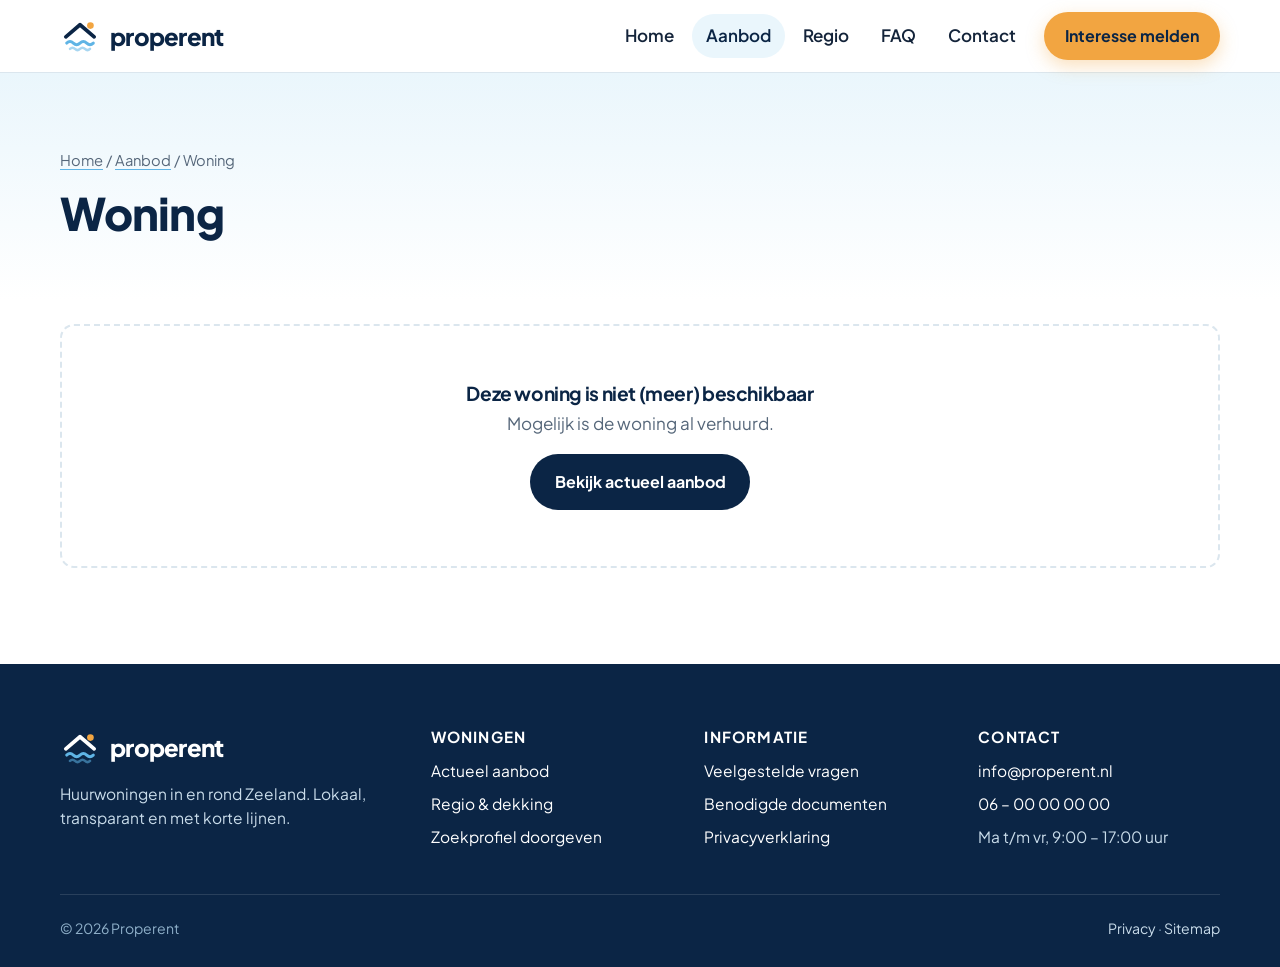
<file: woning.html>
<!doctype html>
<html lang="nl">
<head>
  <meta charset="utf-8">
  <meta name="viewport" content="width=device-width, initial-scale=1">
  <title>Woning te huur | Properent</title>
  <meta name="description" content="Bekijk de details van deze huurwoning in Zeeland: huurprijs, voorwaarden en beschikbaarheid.">
  <link rel="canonical" href="https://www.properent.nl/woning.html">
  <meta property="og:type" content="website">
  <meta property="og:title" content="Woning te huur | Properent">
  <meta property="og:description" content="Bekijk de details van deze huurwoning in Zeeland: huurprijs, voorwaarden en beschikbaarheid.">
  <meta property="og:image" content="https://www.properent.nl/assets/img/og-image.png">
  <meta name="theme-color" content="#0b2545">
  <link rel="icon" href="assets/img/favicon.svg" type="image/svg+xml">
  <link rel="manifest" href="site.webmanifest">
  <link rel="preconnect" href="https://fonts.googleapis.com">
  <link rel="preconnect" href="https://fonts.gstatic.com" crossorigin>
  <link href="https://fonts.googleapis.com/css2?family=Plus+Jakarta+Sans:wght@400;500;600;700;800&display=swap" rel="stylesheet">
  <link rel="stylesheet" href="assets/css/style.css">
</head>
<body>
<!-- HEADER -->
<a class="skip-link" href="#main">Naar inhoud</a>
<header class="site-header">
  <div class="wrap">
    <a class="brand" href="index.html" aria-label="Properent – naar de homepage">
      <svg viewBox="0 0 48 48" aria-hidden="true"><circle cx="36.5" cy="11.5" r="4" fill="#F2A541"/><path d="M7 25 24 10.5 41 25" fill="none" stroke="#0B2545" stroke-width="4.5" stroke-linecap="round" stroke-linejoin="round"/><path d="M8 32.5c2.7-2.6 5.3-2.6 8 0s5.3 2.6 8 0 5.3-2.6 8 0 5.3 2.6 8 0" fill="none" stroke="#5FB4E5" stroke-width="3.5" stroke-linecap="round"/><path d="M12 39.5c2-1.9 4-1.9 6 0s4 1.9 6 0 4-1.9 6 0 4 1.9 6 0" fill="none" stroke="#5FB4E5" stroke-width="3" stroke-linecap="round" opacity=".55"/></svg>
      <span>properent</span>
    </a>
    <button class="nav-toggle" type="button" aria-controls="nav" aria-expanded="false" aria-label="Menu">
      <svg viewBox="0 0 24 24" fill="none" stroke="currentColor" stroke-width="2.2" stroke-linecap="round"><path d="M4 7h16M4 12h16M4 17h16"/></svg>
    </button>
    <nav class="nav" id="nav" aria-label="Hoofdmenu">
      <a href="index.html">Home</a>
      <a href="aanbod.html" aria-current="page">Aanbod</a>
      <a href="regio.html">Regio</a>
      <a href="faq.html">FAQ</a>
      <a href="contact.html">Contact</a>
      <a class="btn btn-primary" href="contact.html?onderwerp=interesse">Interesse melden</a>
    </nav>
  </div>
</header>
<!-- /HEADER -->

<main id="main">
  <section class="page-head" style="padding-bottom:40px">
    <div class="wrap">
      <nav class="breadcrumb" aria-label="Kruimelpad"><a href="index.html">Home</a> / <a href="aanbod.html">Aanbod</a> / <span id="bc-titel">Woning</span></nav>
      <h1 id="woning-titel" style="font-size:clamp(1.8rem,4vw,2.8rem)">Woning</h1>
      <p id="woning-sub"></p>
    </div>
  </section>
  <section style="padding:24px 0 96px">
    <div class="wrap" id="woning">
      <noscript><p>Zet JavaScript aan om deze woning te bekijken, of <a href="contact.html">neem contact op</a>.</p></noscript>
    </div>
  </section>
</main>

<!-- FOOTER -->
<footer class="site-footer">
  <div class="wrap">
    <div class="footer-grid">
      <div>
        <a class="brand" href="index.html" aria-label="Properent – naar de homepage">
          <svg viewBox="0 0 48 48" width="36" height="36" aria-hidden="true"><circle cx="36.5" cy="11.5" r="4" fill="#F2A541"/><path d="M7 25 24 10.5 41 25" fill="none" stroke="#FFFFFF" stroke-width="4.5" stroke-linecap="round" stroke-linejoin="round"/><path d="M8 32.5c2.7-2.6 5.3-2.6 8 0s5.3 2.6 8 0 5.3-2.6 8 0 5.3 2.6 8 0" fill="none" stroke="#5FB4E5" stroke-width="3.5" stroke-linecap="round"/><path d="M12 39.5c2-1.9 4-1.9 6 0s4 1.9 6 0 4-1.9 6 0 4 1.9 6 0" fill="none" stroke="#5FB4E5" stroke-width="3" stroke-linecap="round" opacity=".55"/></svg>
          <span>properent</span>
        </a>
        <p>Huurwoningen in en rond Zeeland. Lokaal, transparant en met korte lijnen.</p>
      </div>
      <div>
        <h4>Woningen</h4>
        <ul>
          <li><a href="aanbod.html">Actueel aanbod</a></li>
          <li><a href="regio.html">Regio &amp; dekking</a></li>
          <li><a href="contact.html?onderwerp=zoekprofiel">Zoekprofiel doorgeven</a></li>
        </ul>
      </div>
      <div>
        <h4>Informatie</h4>
        <ul>
          <li><a href="faq.html">Veelgestelde vragen</a></li>
          <li><a href="faq.html#documenten">Benodigde documenten</a></li>
          <li><a href="privacy.html">Privacyverklaring</a></li>
        </ul>
      </div>
      <div>
        <h4>Contact</h4>
        <ul>
          <li data-contact-item><a data-contact="email" href="mailto:info@properent.nl">info@properent.nl</a></li>
          <li data-contact-item><a data-contact="telefoon" href="tel:+31600000000">06 – 00 00 00 00</a></li>
          <li data-contact-item><span data-contact="bereikbaar">Ma t/m vr, 9:00 – 17:00 uur</span></li>
        </ul>
      </div>
    </div>
    <div class="footer-bottom">
      <span>© <span data-year>2026</span> Properent<span data-contact-item> · <span data-contact="kvk"></span></span><span data-contact-item> · <span data-contact="adres"></span></span></span>
      <span><a href="privacy.html">Privacy</a> · <a href="sitemap.xml">Sitemap</a></span>
    </div>
  </div>
</footer>
<!-- /FOOTER -->
<script src="assets/js/config.js"></script>
<script src="data/woningen.js"></script>
<script src="assets/js/main.js"></script>
</body>
</html>
</file>
<file: assets/css/style.css>
/* ==========================================================================
   Properent – stylesheet
   Huisstijl: zie docs/HUISSTIJL.md
   ========================================================================== */

:root {
  /* Kleuren */
  --navy: #0b2545;          /* Diepzee – hoofdkleur, tekst & logo */
  --navy-2: #13355e;
  --blue: #5fb4e5;          /* Zeelandblauw – de lichtblauwe merkkleur */
  --blue-light: #a9dcf5;
  --blue-tint: #eaf6fc;     /* Nevel – lichte vlakken */
  --sand: #f2a541;          /* Duinzand – accent voor knoppen & highlights */
  --sand-dark: #b8680b;     /* Duinzand donker – accent als tekst */
  --sand-tint: #fdf3e3;

  --ink: #14243a;
  --muted: #56677a;
  --line: #dbe6ee;
  --bg: #ffffff;
  --bg-alt: #f5f9fc;

  --ok: #1f8a5b;
  --warn: #b8680b;
  --gone: #8a95a3;

  /* Typografie */
  --font: "Plus Jakarta Sans", "Segoe UI", system-ui, -apple-system, Roboto, Arial, sans-serif;

  /* Vormen */
  --radius: 14px;
  --radius-lg: 22px;
  --shadow: 0 1px 2px rgb(11 37 69 / 6%), 0 8px 24px rgb(11 37 69 / 8%);
  --shadow-lg: 0 2px 4px rgb(11 37 69 / 6%), 0 18px 48px rgb(11 37 69 / 14%);
  --wrap: 1160px;
}

*,
*::before,
*::after { box-sizing: border-box; }

html { scroll-behavior: smooth; -webkit-text-size-adjust: 100%; }

body {
  margin: 0;
  font-family: var(--font);
  font-size: 1.0625rem;
  line-height: 1.6;
  color: var(--ink);
  background: var(--bg);
  -webkit-font-smoothing: antialiased;
}

img, svg { max-width: 100%; display: block; }
[hidden] { display: none !important; }

a { color: var(--navy); text-decoration-color: var(--blue); text-underline-offset: 3px; }
a:hover { color: var(--navy-2); text-decoration-color: var(--sand); }

h1, h2, h3, h4 { color: var(--navy); line-height: 1.15; letter-spacing: -0.02em; margin: 0 0 .5em; }
h1 { font-size: clamp(2.1rem, 4.6vw, 3.4rem); font-weight: 800; }
h2 { font-size: clamp(1.6rem, 3vw, 2.25rem); font-weight: 800; }
h3 { font-size: 1.2rem; font-weight: 700; }
p { margin: 0 0 1em; }

:focus-visible { outline: 3px solid var(--sand); outline-offset: 2px; border-radius: 4px; }

.wrap { width: min(100% - 32px, var(--wrap)); margin-inline: auto; }
.visually-hidden { position: absolute !important; width: 1px; height: 1px; overflow: hidden; clip: rect(0 0 0 0); white-space: nowrap; }

.skip-link { position: absolute; left: 16px; top: -60px; background: var(--navy); color: #fff; padding: 10px 16px; border-radius: 8px; z-index: 100; }
.skip-link:focus { top: 12px; }

/* ---------- Knoppen ---------- */
.btn {
  display: inline-flex; align-items: center; justify-content: center; gap: .5em;
  font: inherit; font-weight: 700; font-size: 1rem;
  padding: .8em 1.4em; border-radius: 999px; border: 2px solid transparent;
  text-decoration: none; cursor: pointer; transition: transform .15s, background .15s, box-shadow .15s;
  white-space: nowrap;
}
.btn:hover { transform: translateY(-1px); }
.btn-primary { background: var(--sand); color: var(--navy); box-shadow: 0 6px 18px rgb(242 165 65 / 35%); }
.btn-primary:hover { background: #f5b25a; color: var(--navy); }
.btn-dark { background: var(--navy); color: #fff; }
.btn-dark:hover { background: var(--navy-2); color: #fff; }
.btn-ghost { background: transparent; color: var(--navy); border-color: var(--line); }
.btn-ghost:hover { border-color: var(--blue); color: var(--navy); }
.btn-light { background: #fff; color: var(--navy); }
.btn-light:hover { color: var(--navy); background: var(--blue-tint); }
.btn-block { width: 100%; }
.btn svg { width: 1.1em; height: 1.1em; }

/* ---------- Header ---------- */
.site-header {
  position: sticky; top: 0; z-index: 50;
  background: rgb(255 255 255 / 92%); backdrop-filter: saturate(1.4) blur(10px);
  border-bottom: 1px solid var(--line);
}
.site-header .wrap { display: flex; align-items: center; justify-content: space-between; height: 72px; gap: 24px; }
.brand { display: inline-flex; align-items: center; gap: 10px; text-decoration: none; color: var(--navy); }
.brand svg { width: 40px; height: 40px; }
.brand span { font-size: 1.5rem; font-weight: 800; letter-spacing: -0.03em; }
.brand:hover { color: var(--navy); }

.nav { display: flex; align-items: center; gap: 4px; }
.nav a:not(.btn) {
  text-decoration: none; font-weight: 600; color: var(--ink); padding: 8px 14px; border-radius: 999px;
}
.nav a:not(.btn):hover { background: var(--blue-tint); color: var(--navy); }
.nav a[aria-current="page"] { color: var(--navy); background: var(--blue-tint); }
.nav .btn { margin-left: 10px; padding: .6em 1.2em; }

.nav-toggle {
  display: none; background: none; border: 0; padding: 8px; cursor: pointer; color: var(--navy);
}
.nav-toggle svg { width: 28px; height: 28px; }

@media (max-width: 880px) {
  .nav-toggle { display: block; }
  .nav {
    position: absolute; left: 0; right: 0; top: 72px; flex-direction: column; align-items: stretch;
    background: #fff; border-bottom: 1px solid var(--line); padding: 12px 16px 20px; gap: 2px;
    display: none; box-shadow: var(--shadow);
  }
  .nav.is-open { display: flex; }
  .nav a:not(.btn) { padding: 12px 14px; }
  .nav .btn { margin: 10px 0 0; }
}

/* ---------- Hero ---------- */
.hero {
  position: relative; overflow: hidden;
  background:
    radial-gradient(1200px 500px at 85% -10%, var(--blue-light) 0%, transparent 60%),
    linear-gradient(180deg, var(--blue-tint) 0%, #fff 100%);
  padding: clamp(56px, 9vw, 110px) 0 clamp(80px, 11vw, 140px);
}
.hero .wrap { position: relative; z-index: 1; display: grid; grid-template-columns: 1.15fr .85fr; gap: 48px; align-items: center; }
.hero p.lead { font-size: 1.2rem; color: var(--muted); max-width: 34em; }
.hero-actions { display: flex; flex-wrap: wrap; gap: 12px; margin-top: 28px; }
.eyebrow {
  display: inline-flex; align-items: center; gap: 8px;
  font-size: .85rem; font-weight: 700; text-transform: uppercase; letter-spacing: .08em;
  color: var(--sand-dark); margin-bottom: 14px;
}
.eyebrow::before { content: ""; width: 22px; height: 3px; border-radius: 3px; background: var(--sand); }
.hero-waves { position: absolute; left: 0; right: 0; bottom: -1px; height: 90px; width: 100%; }
.hero-card {
  background: #fff; border-radius: var(--radius-lg); box-shadow: var(--shadow-lg); padding: 28px;
}
.hero-card h2 { font-size: 1.25rem; }
.quick-search { display: grid; gap: 14px; }
.hero-stats { display: flex; gap: 28px; margin-top: 36px; flex-wrap: wrap; }
.hero-stats div { font-size: .95rem; color: var(--muted); }
.hero-stats strong { display: block; font-size: 1.6rem; color: var(--navy); letter-spacing: -0.02em; }

@media (max-width: 880px) {
  .hero .wrap { grid-template-columns: 1fr; }
}

/* Paginakop (subpagina's) */
.page-head {
  position: relative; overflow: hidden;
  background: linear-gradient(180deg, var(--blue-tint), #fff);
  padding: clamp(40px, 7vw, 76px) 0 clamp(56px, 8vw, 90px);
}
.page-head p { color: var(--muted); font-size: 1.15rem; max-width: 40em; margin: 0; }
.page-head .hero-waves { height: 60px; }

/* ---------- Secties ---------- */
.section { padding: clamp(56px, 8vw, 96px) 0; }
.section-alt { background: var(--bg-alt); }
.section-head { max-width: 640px; margin-bottom: 40px; }
.section-head p { color: var(--muted); font-size: 1.1rem; }
.section-head.center { margin-inline: auto; text-align: center; }
.section-head.center .eyebrow { justify-content: center; }

.grid { display: grid; gap: 24px; }
.grid-2 { grid-template-columns: repeat(2, 1fr); }
.grid-3 { grid-template-columns: repeat(3, 1fr); }
.grid-4 { grid-template-columns: repeat(4, 1fr); }
@media (max-width: 980px) { .grid-4 { grid-template-columns: repeat(2, 1fr); } .grid-3 { grid-template-columns: repeat(2, 1fr); } }
@media (max-width: 640px) { .grid-2, .grid-3, .grid-4 { grid-template-columns: 1fr; } }

/* USP-kaarten */
.usp {
  background: #fff; border: 1px solid var(--line); border-radius: var(--radius); padding: 26px;
  transition: box-shadow .2s, transform .2s;
}
.usp:hover { box-shadow: var(--shadow); transform: translateY(-2px); }
.usp h3 { margin-top: 16px; }
.usp p { color: var(--muted); margin: 0; font-size: 1rem; }
.icon-badge {
  width: 48px; height: 48px; border-radius: 12px; display: grid; place-items: center;
  background: var(--blue-tint); color: var(--navy);
}
.icon-badge svg { width: 24px; height: 24px; }
.icon-badge.sand { background: var(--sand-tint); color: var(--sand-dark); }

/* Stappen */
.steps { counter-reset: step; display: grid; grid-template-columns: repeat(3, 1fr); gap: 24px; list-style: none; padding: 0; margin: 0; }
.steps li {
  position: relative; background: #fff; border-radius: var(--radius); padding: 30px 26px 26px; box-shadow: var(--shadow);
}
.steps li::before {
  counter-increment: step; content: counter(step);
  display: grid; place-items: center; width: 44px; height: 44px; border-radius: 50%;
  background: var(--navy); color: #fff; font-weight: 800; font-size: 1.1rem; margin-bottom: 16px;
}
.steps li:nth-child(2)::before { background: var(--blue); color: var(--navy); }
.steps li:nth-child(3)::before { background: var(--sand); color: var(--navy); }
.steps p { color: var(--muted); margin: 0; }
@media (max-width: 800px) { .steps { grid-template-columns: 1fr; } }

/* CTA-band */
.cta-band {
  position: relative; overflow: hidden;
  background: var(--navy); color: #fff; border-radius: var(--radius-lg);
  padding: clamp(32px, 5vw, 56px); display: flex; align-items: center; justify-content: space-between; gap: 24px; flex-wrap: wrap;
}
.cta-band h2 { color: #fff; margin-bottom: .25em; }
.cta-band p { color: var(--blue-light); margin: 0; }
.cta-band .actions { display: flex; gap: 12px; flex-wrap: wrap; position: relative; z-index: 1; }
.cta-band > div:first-child { position: relative; z-index: 1; }
.cta-band::after {
  content: ""; position: absolute; right: -80px; bottom: -120px; width: 320px; height: 320px; border-radius: 50%;
  background: radial-gradient(circle, rgb(95 180 229 / 35%), transparent 70%);
}

/* ---------- Formulieren ---------- */
.field { display: grid; gap: 6px; }
.field label, .field legend { font-weight: 600; font-size: .95rem; color: var(--navy); }
.field .hint { font-size: .85rem; color: var(--muted); }
input, select, textarea {
  font: inherit; font-size: 1rem; color: var(--ink);
  width: 100%; padding: .75em .9em; border: 1.5px solid var(--line); border-radius: 10px; background: #fff;
  transition: border-color .15s, box-shadow .15s;
}
input:focus, select:focus, textarea:focus { outline: none; border-color: var(--blue); box-shadow: 0 0 0 4px rgb(95 180 229 / 22%); }
textarea { min-height: 130px; resize: vertical; }
select {
  appearance: none;
  background-image: url("data:image/svg+xml,%3Csvg xmlns='http://www.w3.org/2000/svg' viewBox='0 0 24 24' fill='none' stroke='%230b2545' stroke-width='2.5' stroke-linecap='round' stroke-linejoin='round'%3E%3Cpath d='m6 9 6 6 6-6'/%3E%3C/svg%3E");
  background-repeat: no-repeat; background-position: right .8em center; background-size: 18px; padding-right: 2.4em;
}
.check { display: flex; gap: 10px; align-items: flex-start; font-size: .95rem; color: var(--muted); }
.check input { width: 20px; height: 20px; margin-top: 3px; flex: none; accent-color: var(--navy); }
.form-grid { display: grid; grid-template-columns: 1fr 1fr; gap: 18px; }
.form-grid .full { grid-column: 1 / -1; }
@media (max-width: 640px) { .form-grid { grid-template-columns: 1fr; } }
.form-card { background: #fff; border-radius: var(--radius-lg); box-shadow: var(--shadow-lg); padding: clamp(22px, 4vw, 40px); }
.hp { position: absolute; left: -9999px; }
.form-status { margin-top: 16px; padding: 14px 16px; border-radius: 10px; font-weight: 600; display: none; }
.form-status.ok { display: block; background: #e7f6ee; color: var(--ok); }
.form-status.err { display: block; background: #fdecea; color: #a4281b; }

/* ---------- Woningkaarten ---------- */
.filters {
  display: grid; grid-template-columns: repeat(5, 1fr); gap: 14px; align-items: end;
  background: #fff; border-radius: var(--radius); box-shadow: var(--shadow); padding: 20px; margin-top: -48px; position: relative; z-index: 2;
}
@media (max-width: 980px) { .filters { grid-template-columns: repeat(2, 1fr); } .filters .btn { grid-column: 1 / -1; } }
@media (max-width: 520px) { .filters { grid-template-columns: 1fr; } }
.results-bar { display: flex; justify-content: space-between; align-items: center; margin: 32px 0 18px; gap: 12px; flex-wrap: wrap; color: var(--muted); }
.results-bar select { width: auto; }

.listing {
  display: flex; flex-direction: column; background: #fff; border-radius: var(--radius); overflow: hidden;
  border: 1px solid var(--line); text-decoration: none; color: inherit; transition: box-shadow .2s, transform .2s;
}
.listing:hover { box-shadow: var(--shadow-lg); transform: translateY(-3px); color: inherit; }
.listing-media { position: relative; aspect-ratio: 4 / 3; background: var(--blue-tint); overflow: hidden; }
.listing-media img, .listing-media svg { width: 100%; height: 100%; object-fit: cover; }
.listing-body { padding: 18px 20px 20px; display: flex; flex-direction: column; gap: 6px; flex: 1; }
.listing-place { font-size: .85rem; font-weight: 700; color: var(--sand-dark); text-transform: uppercase; letter-spacing: .06em; }
.listing h3 { margin: 0; font-size: 1.15rem; }
.listing-price { font-size: 1.35rem; font-weight: 800; color: var(--navy); margin-top: auto; padding-top: 10px; }
.listing-price small { font-size: .85rem; font-weight: 600; color: var(--muted); }
.specs { display: flex; flex-wrap: wrap; gap: 6px 16px; color: var(--muted); font-size: .92rem; list-style: none; padding: 0; margin: 4px 0 0; }
.specs li { display: inline-flex; align-items: center; gap: 6px; }
.specs svg { width: 16px; height: 16px; color: var(--blue); }

.badge {
  display: inline-flex; align-items: center; gap: 6px; font-size: .8rem; font-weight: 700;
  padding: 5px 11px; border-radius: 999px; background: #fff; color: var(--ink); box-shadow: 0 2px 8px rgb(11 37 69 / 14%);
}
.badge::before { content: ""; width: 8px; height: 8px; border-radius: 50%; background: currentColor; }
.badge.beschikbaar { color: var(--ok); }
.badge.optie { color: var(--warn); }
.badge.verhuurd { color: var(--gone); }
.badge.demo { color: var(--navy); background: var(--sand); box-shadow: none; }
.badge.demo::before { display: none; }
.listing-media .badges { position: absolute; left: 12px; top: 12px; display: flex; gap: 6px; flex-wrap: wrap; }
.listing.is-verhuurd .listing-media { filter: grayscale(.7); opacity: .8; }

.empty {
  text-align: center; padding: 56px 20px; border: 2px dashed var(--line); border-radius: var(--radius); color: var(--muted);
}
.empty h3 { margin-bottom: .3em; }

/* ---------- Woning detail ---------- */
.detail { display: grid; grid-template-columns: 1.5fr 1fr; gap: 40px; align-items: start; }
@media (max-width: 900px) { .detail { grid-template-columns: 1fr; } }
.gallery { display: grid; gap: 10px; }
.gallery-main { border-radius: var(--radius-lg); overflow: hidden; aspect-ratio: 16 / 10; background: var(--blue-tint); }
.gallery-main img, .gallery-main svg { width: 100%; height: 100%; object-fit: cover; }
.gallery-thumbs { display: grid; grid-template-columns: repeat(5, 1fr); gap: 10px; }
.gallery-thumbs button { padding: 0; border: 2px solid transparent; border-radius: 10px; overflow: hidden; cursor: pointer; aspect-ratio: 4/3; background: none; }
.gallery-thumbs button[aria-current="true"] { border-color: var(--sand); }
.gallery-thumbs img { width: 100%; height: 100%; object-fit: cover; }
.sticky-card { position: sticky; top: 96px; }
.price-card { background: #fff; border-radius: var(--radius-lg); box-shadow: var(--shadow-lg); padding: 28px; }
.price-card .big { font-size: 2rem; font-weight: 800; color: var(--navy); letter-spacing: -0.02em; }
.facts { display: grid; grid-template-columns: 1fr 1fr; gap: 0; margin: 20px 0; border-top: 1px solid var(--line); }
.facts div { padding: 12px 0; border-bottom: 1px solid var(--line); }
.facts dt { font-size: .82rem; color: var(--muted); }
.facts dd { margin: 0; font-weight: 700; color: var(--navy); }
.ticks { list-style: none; padding: 0; margin: 0 0 1em; display: grid; gap: 8px; }
.ticks li { display: flex; gap: 10px; align-items: flex-start; }
.ticks li::before {
  content: ""; flex: none; width: 20px; height: 20px; margin-top: 3px; border-radius: 50%;
  background: var(--blue-tint) url("data:image/svg+xml,%3Csvg xmlns='http://www.w3.org/2000/svg' viewBox='0 0 24 24' fill='none' stroke='%230b2545' stroke-width='3' stroke-linecap='round' stroke-linejoin='round'%3E%3Cpath d='m5 12 5 5 9-10'/%3E%3C/svg%3E") center / 12px no-repeat;
}
.breadcrumb { font-size: .92rem; color: var(--muted); margin-bottom: 14px; }
.breadcrumb a { color: var(--muted); }

/* ---------- Regio ---------- */
.region {
  background: #fff; border: 1px solid var(--line); border-radius: var(--radius); padding: 24px;
}
.region h3 { display: flex; align-items: center; gap: 10px; }
.region h3::before { content: ""; width: 12px; height: 12px; border-radius: 50%; background: var(--blue); flex: none; }
.region.omliggend h3::before { background: var(--sand); }
.region p { color: var(--muted); font-size: .98rem; }
.chips { display: flex; flex-wrap: wrap; gap: 8px; list-style: none; padding: 0; margin: 0; }
.chips li { background: var(--blue-tint); color: var(--navy); padding: 5px 12px; border-radius: 999px; font-size: .9rem; font-weight: 600; }
.region.omliggend .chips li { background: var(--sand-tint); }
.map-wrap { background: var(--blue-tint); border-radius: var(--radius-lg); padding: 20px; }
.map-wrap svg { width: 100%; height: auto; }
.map-legend { display: flex; gap: 18px; flex-wrap: wrap; font-size: .9rem; color: var(--muted); margin-top: 12px; }
.map-legend span { display: inline-flex; align-items: center; gap: 8px; }
.map-legend i { width: 14px; height: 14px; border-radius: 4px; display: inline-block; }

/* ---------- FAQ ---------- */
.faq-group + .faq-group { margin-top: 44px; }
.faq-group h2 { font-size: 1.4rem; }
details.faq {
  border: 1px solid var(--line); border-radius: var(--radius); background: #fff; margin-bottom: 10px; transition: box-shadow .2s;
}
details.faq[open] { box-shadow: var(--shadow); border-color: transparent; }
details.faq summary {
  cursor: pointer; list-style: none; padding: 18px 56px 18px 22px; font-weight: 700; color: var(--navy); position: relative;
}
details.faq summary::-webkit-details-marker { display: none; }
details.faq summary::after {
  content: "+"; position: absolute; right: 20px; top: 50%; transform: translateY(-50%);
  width: 28px; height: 28px; border-radius: 50%; display: grid; place-items: center;
  background: var(--blue-tint); font-size: 1.2rem; font-weight: 600; transition: transform .2s, background .2s;
}
details.faq[open] summary::after { content: "–"; background: var(--sand); }
details.faq .answer { padding: 0 22px 20px; color: var(--muted); }
details.faq .answer p:last-child { margin: 0; }
.faq-layout { display: grid; grid-template-columns: 240px 1fr; gap: 48px; align-items: start; }
.faq-nav { position: sticky; top: 100px; display: grid; gap: 4px; }
.faq-nav a { text-decoration: none; padding: 8px 12px; border-radius: 8px; font-weight: 600; color: var(--muted); }
.faq-nav a:hover { background: var(--blue-tint); color: var(--navy); }
@media (max-width: 820px) { .faq-layout { grid-template-columns: 1fr; } .faq-nav { position: static; display: flex; flex-wrap: wrap; } }

/* ---------- Contact ---------- */
.contact-layout { display: grid; grid-template-columns: 1fr 1.4fr; gap: 40px; align-items: start; }
@media (max-width: 900px) { .contact-layout { grid-template-columns: 1fr; } }
.contact-list { list-style: none; padding: 0; margin: 0 0 28px; display: grid; gap: 14px; }
.contact-list li { display: flex; gap: 14px; align-items: center; }
.contact-list a { font-weight: 700; text-decoration: none; }
.contact-list small { display: block; color: var(--muted); font-size: .88rem; }
.note {
  background: var(--sand-tint); border-left: 4px solid var(--sand); border-radius: 10px; padding: 16px 18px; color: var(--ink); font-size: .98rem;
}

/* ---------- Tekstpagina's ---------- */
.prose { max-width: 760px; }
.prose h2 { font-size: 1.4rem; margin-top: 1.8em; }
.prose ul { padding-left: 1.2em; }
.prose li { margin-bottom: .3em; }

/* ---------- Footer ---------- */
.site-footer { background: var(--navy); color: #c9dcea; padding: 64px 0 28px; margin-top: 0; font-size: .97rem; }
.site-footer a { color: #fff; text-decoration: none; }
.site-footer a:hover { color: var(--sand); }
.footer-grid { display: grid; grid-template-columns: 1.4fr 1fr 1fr 1fr; gap: 32px; }
@media (max-width: 880px) { .footer-grid { grid-template-columns: 1fr 1fr; } }
@media (max-width: 520px) { .footer-grid { grid-template-columns: 1fr; } }
.site-footer h4 { color: #fff; font-size: .95rem; text-transform: uppercase; letter-spacing: .08em; margin-bottom: 14px; }
.site-footer ul { list-style: none; padding: 0; margin: 0; display: grid; gap: 8px; }
.site-footer .brand { color: #fff; margin-bottom: 14px; }
.site-footer .brand path[stroke="#0B2545"] { stroke: #fff; }
.footer-bottom {
  display: flex; justify-content: space-between; flex-wrap: wrap; gap: 12px;
  border-top: 1px solid rgb(255 255 255 / 12%); margin-top: 44px; padding-top: 22px; font-size: .88rem; color: #8fb0c9;
}
.footer-bottom a { color: #c9dcea; }

.mt-0 { margin-top: 0; }
.center { text-align: center; }
.muted { color: var(--muted); }

@media (prefers-reduced-motion: reduce) {
  *, *::before, *::after { transition: none !important; scroll-behavior: auto !important; }
}
</file>
